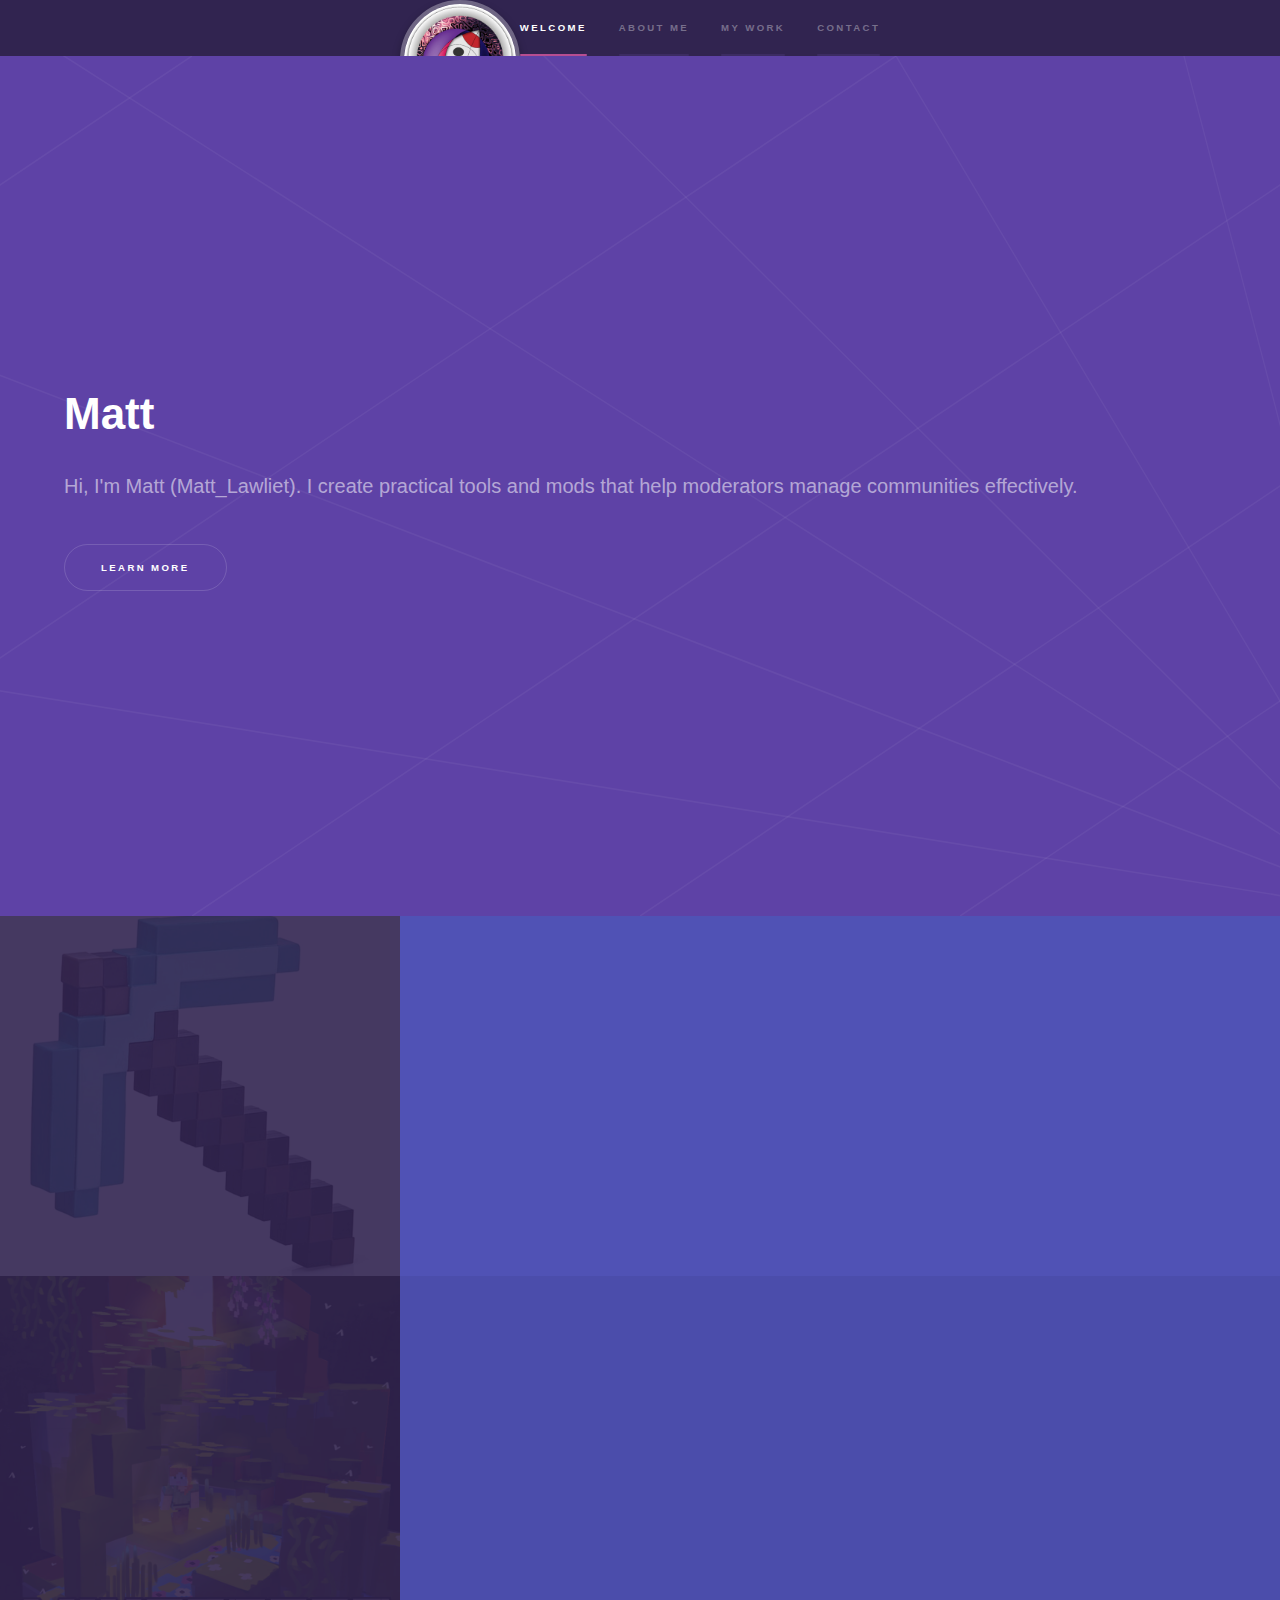
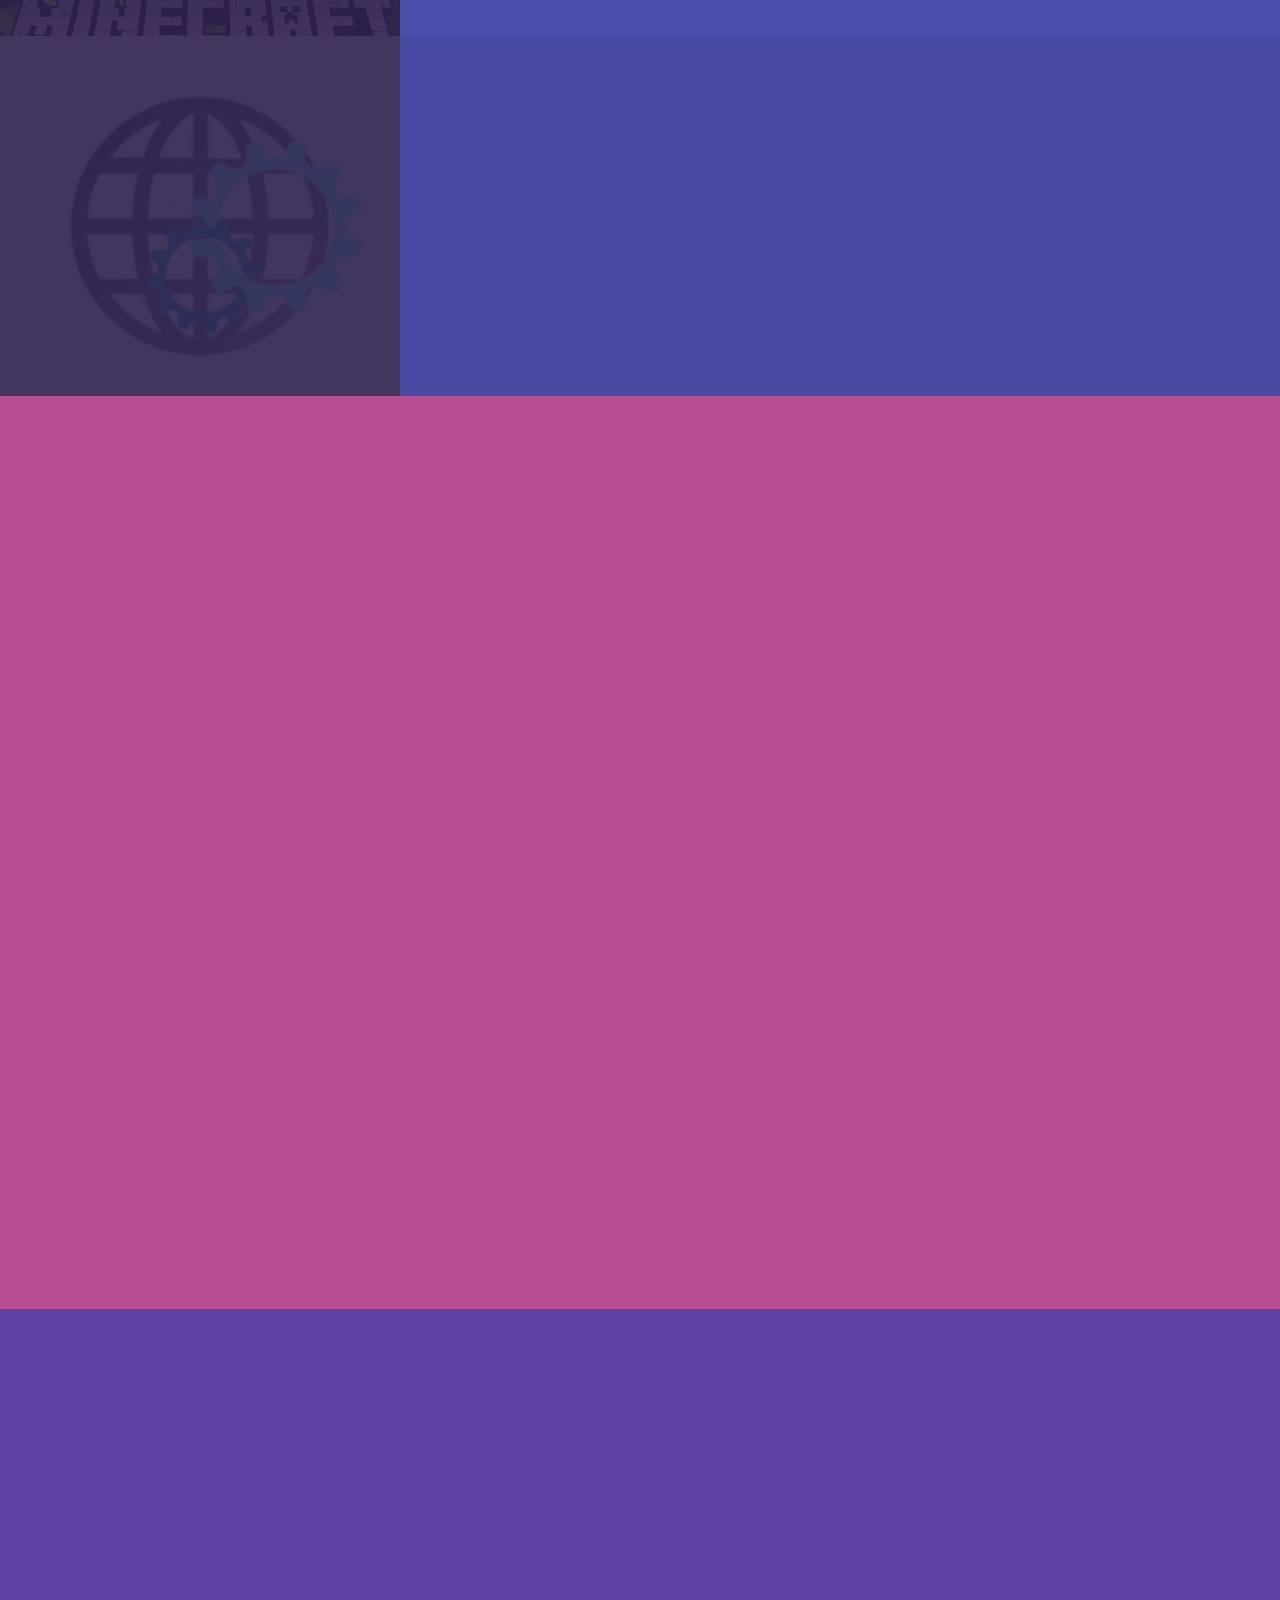
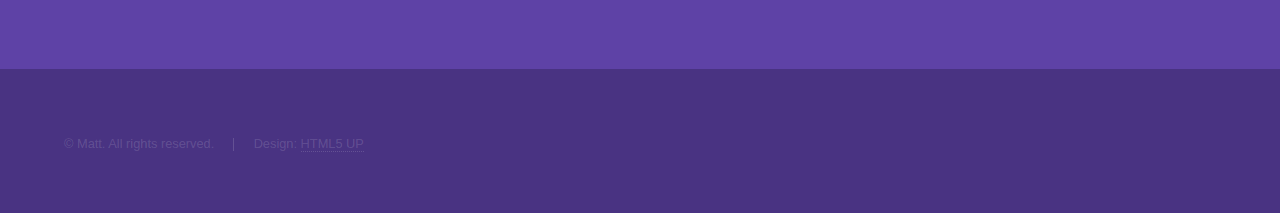
<file: index.html>
<!DOCTYPE HTML>
<!--
	Hyperspace by HTML5 UP
	html5up.net | @ajlkn
	Free for personal and commercial use under the CCA 3.0 license (html5up.net/license)
-->
<html>
	<head>
		<title>Matt - Portfolio</title>
		<meta charset="utf-8" />
		<meta name="viewport" content="width=device-width, initial-scale=1, user-scalable=no" />
		<link rel="stylesheet" href="assets/css/main.css" />
		<noscript><link rel="stylesheet" href="assets/css/noscript.css" /></noscript>
		<!-- Favicon -->
		<link rel="icon" type="image/x-icon" href="images/favicon_io/favicon.ico">
		<link rel="icon" type="image/png" sizes="32x32" href="images/favicon_io/favicon-32x32.png">
		<link rel="icon" type="image/png" sizes="16x16" href="images/favicon_io/favicon-16x16.png">
		<link rel="apple-touch-icon" sizes="180x180" href="images/favicon_io/apple-touch-icon.png">
		<link rel="manifest" href="images/favicon_io/site.webmanifest">
	</head>
	<body class="is-preload">

		<!-- Sidebar -->
			<section id="sidebar">
				<div class="inner">
					<div class="logo">
						<img src="images/Matt.jpg" alt="Matt Logo">
					</div>
					<nav>
						<ul>
							<li><a href="#intro">Welcome</a></li>
							<li><a href="#one">About Me</a></li>
							<li><a href="#two">My Work</a></li>
							<li><a href="#three">Contact</a></li>
						</ul>
					</nav>
				</div>
			</section>

		<!-- Wrapper -->
			<div id="wrapper">

				<!-- Intro -->
					<section id="intro" class="wrapper style1 fullscreen fade-up">
						<div class="inner">
							<h1>Matt</h1>
							<p>Hi, I'm Matt (Matt_Lawliet). I create practical tools and mods that help moderators manage communities effectively.</p>
							<ul class="actions">
								<li><a href="#one" class="button scrolly">Learn more</a></li>
							</ul>
						</div>
					</section>

				<!-- One -->
					<section id="one" class="wrapper style2 spotlights">
						<section>
							<a href="#" class="image"><img src="images/pic01.jpg" alt="" data-position="center center" /></a>
							<div class="content">
								<div class="inner">
									<h2>Moderation Tools</h2>
									<p>I develop practical utilities that help moderators maintain healthy online communities.</p>
									<ul class="actions">
										<li><a href="projects.html" class="button">Learn more</a></li>
									</ul>
								</div>
							</div>
						</section>
						<section>
							<a href="#" class="image"><img src="images/pic02.jpg" alt="" data-position="top center" /></a>
							<div class="content">
								<div class="inner">
									<h2>Community Management</h2>
									<p>I build tools that streamline moderation workflows and improve community oversight.</p>
									<ul class="actions">
										<li><a href="projects.html" class="button">Learn more</a></li>
									</ul>
								</div>
							</div>
						</section>
						<section>
							<a href="#" class="image"><img src="images/pic03.jpg" alt="" data-position="25% 25%" /></a>
							<div class="content">
								<div class="inner">
									<h2>Web Utilities</h2>
									<p>I create simple, effective web tools that solve real problems for users and administrators.</p>
									<ul class="actions">
										<li><a href="projects.html" class="button">Learn more</a></li>
									</ul>
								</div>
							</div>
						</section>
					</section>

				<!-- Two -->
					<section id="two" class="wrapper style3 fade-up">
						<div class="inner">
							<h2>My Work</h2>
							<p>I focus on creating practical solutions that make moderation and community management more efficient and effective.</p>
							<div class="features">
								<section>
									<span class="icon solid major fa-code"></span>
									<h3>Moderation Scripts</h3>
									<p>I write automation scripts that help moderators handle routine tasks efficiently.</p>
								</section>
								<section>
									<span class="icon solid major fa-lock"></span>
									<h3>Community Tools</h3>
									<p>I build user-friendly tools for community management and member engagement.</p>
								</section>
								<section>
									<span class="icon solid major fa-cog"></span>
									<h3>Web Applications</h3>
									<p>I develop straightforward web apps that address specific needs without unnecessary complexity.</p>
								</section>
								<section>
									<span class="icon solid major fa-desktop"></span>
									<h3>API Integration</h3>
									<p>I connect different systems to create seamless workflows for administrators.</p>
								</section>
								<section>
									<span class="icon solid major fa-link"></span>
									<h3>Data Management</h3>
									<p>I create tools to organize and analyze community data for better decision-making.</p>
								</section>
								<section>
									<span class="icon major fa-gem"></span>
									<h3>User Interfaces</h3>
									<p>I design clean, intuitive interfaces that make complex tasks manageable.</p>
								</section>
							</div>
							<ul class="actions">
							<li><a href="projects.html" class="button">Learn more</a></li>
							</ul>
						</div>
					</section>


				<!-- Three -->
					<section id="three" class="wrapper style1 fade-up">
						<div class="inner">
							<h2>Contact</h2>
							<p>Get in touch with me on Bluesky for discussions about moderation tools, web development, or collaboration opportunities.</p>
							<div class="split style1">
								<section>
									<ul class="actions">
										<li><a href="https://bsky.app/profile/matt-lawliet.bsky.social" class="button primary large" target="_blank">Connect on Bluesky</a></li>
									</ul>
								</section>
								<section>
									<p><strong>Bluesky:</strong> <a href="https://bsky.app/profile/matt-lawliet.bsky.social" target="_blank">@matt-lawliet.bsky.social</a></p>
									<p>A decentralized social network for authentic conversations and professional networking.</p>
								</section>
							</div>
						</div>
					</section>

			</div>

		<!-- Footer -->
			<footer id="footer" class="wrapper style1-alt">
				<div class="inner">
					<ul class="menu">
						<li>&copy; Matt. All rights reserved.</li><li>Design: <a href="http://html5up.net">HTML5 UP</a></li>
					</ul>
				</div>
			</footer>

		<!-- Scripts -->
			<script src="assets/js/jquery.min.js"></script>
			<script src="assets/js/jquery.scrollex.min.js"></script>
			<script src="assets/js/jquery.scrolly.min.js"></script>
			<script src="assets/js/browser.min.js"></script>
			<script src="assets/js/breakpoints.min.js"></script>
			<script src="assets/js/util.js"></script>
			<script src="assets/js/main.js"></script>

	</body>
</html>
</file>
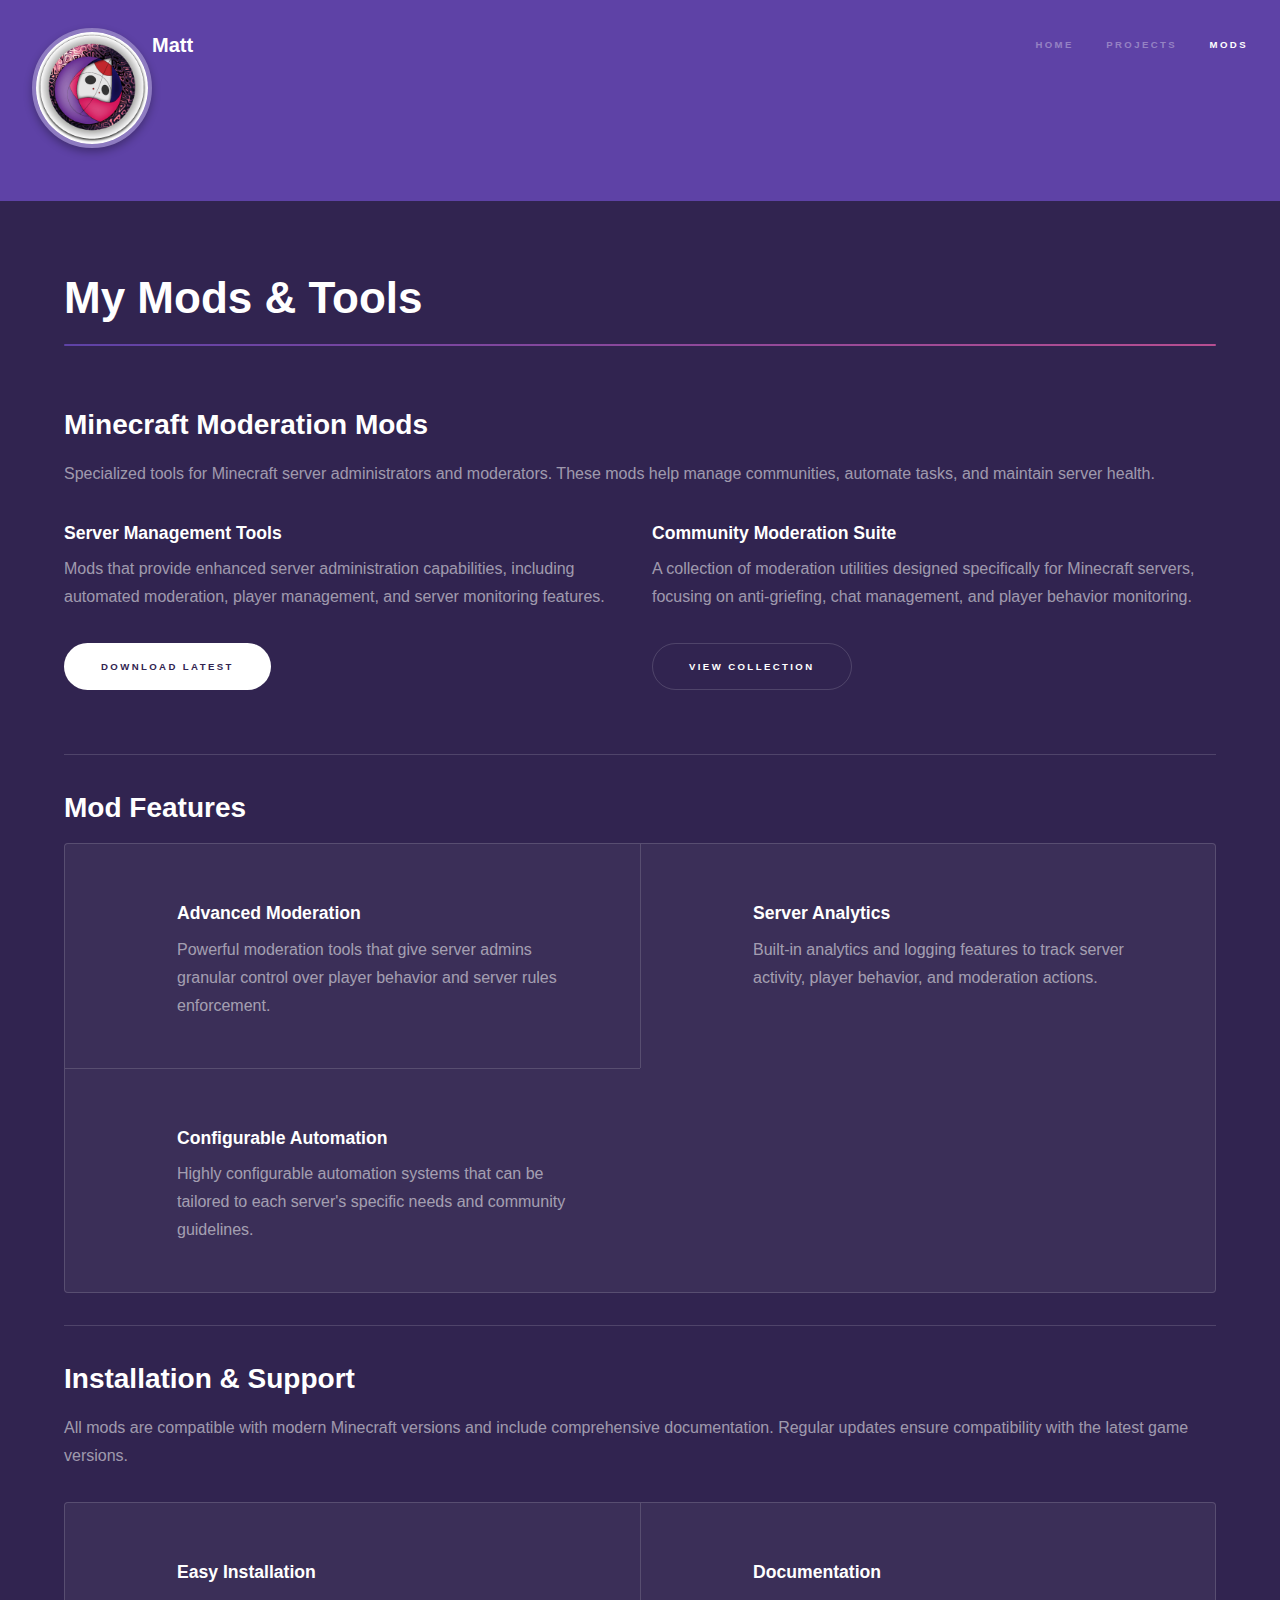
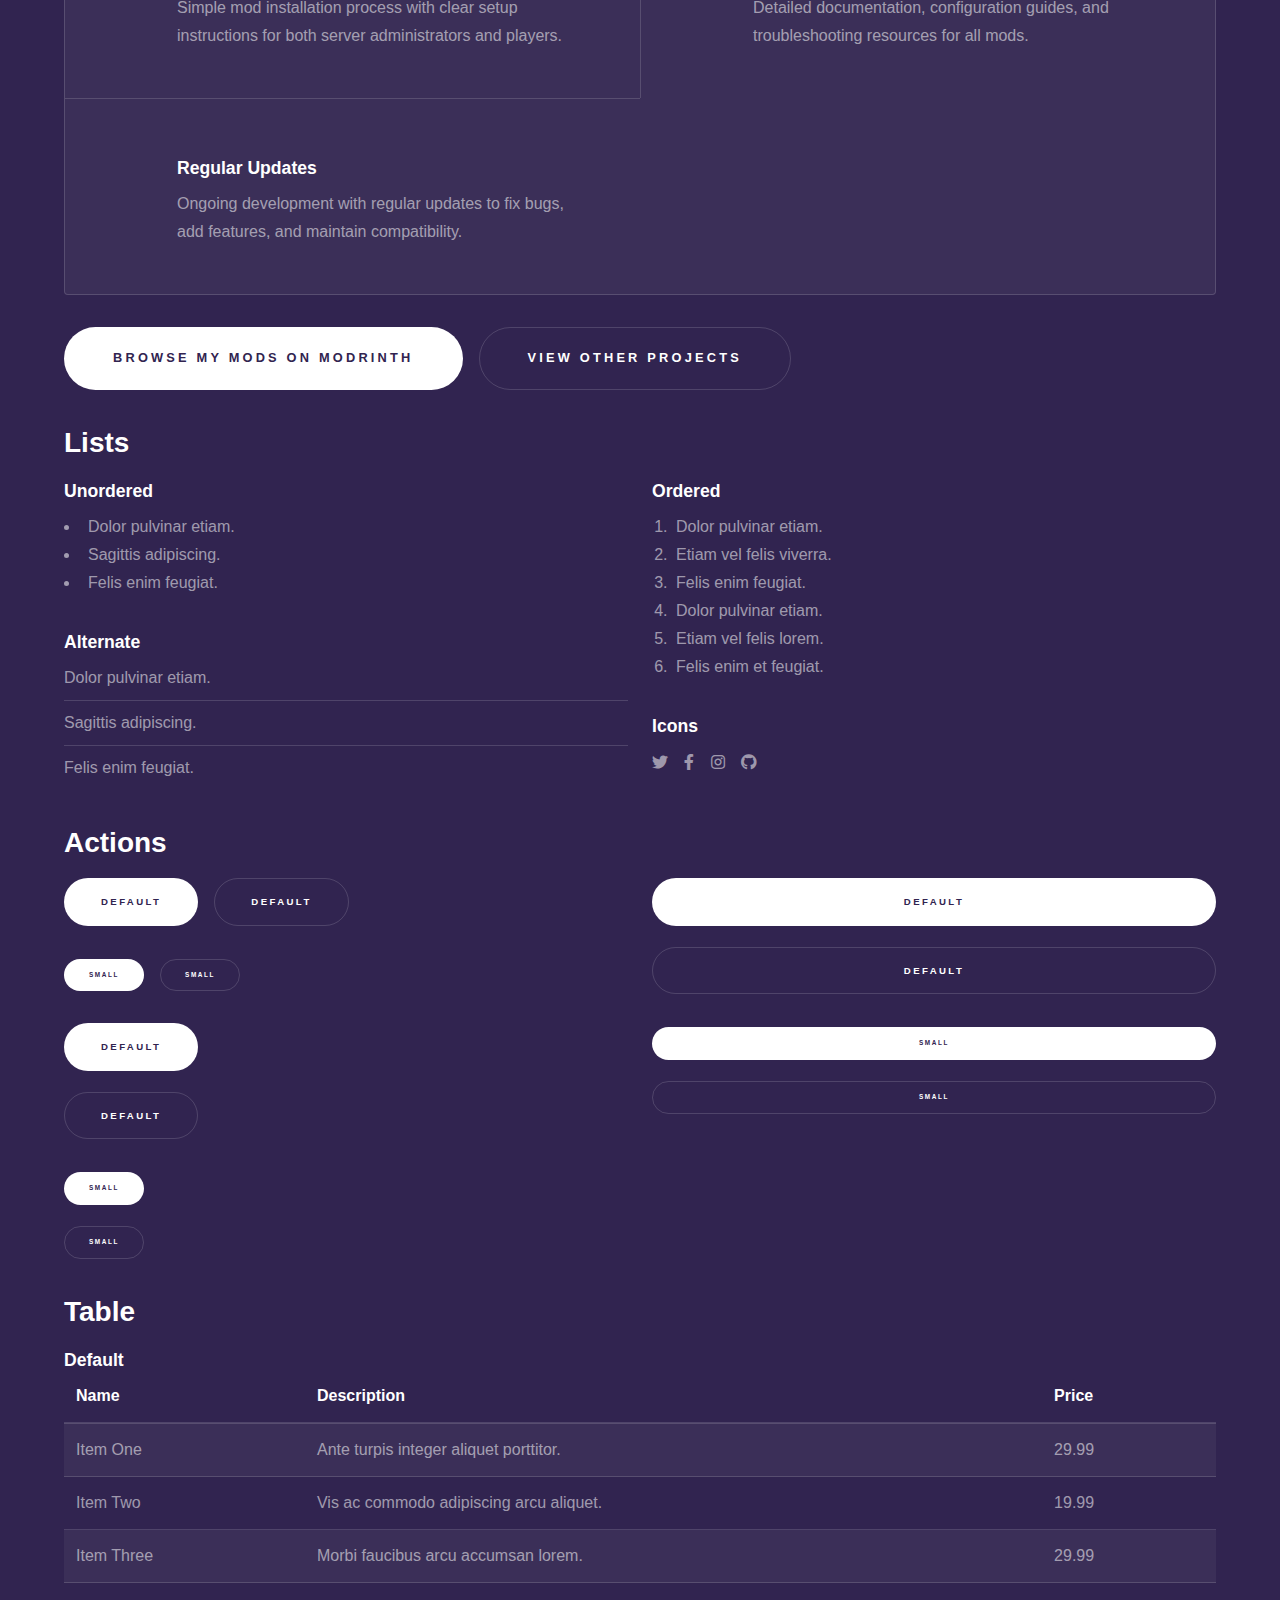
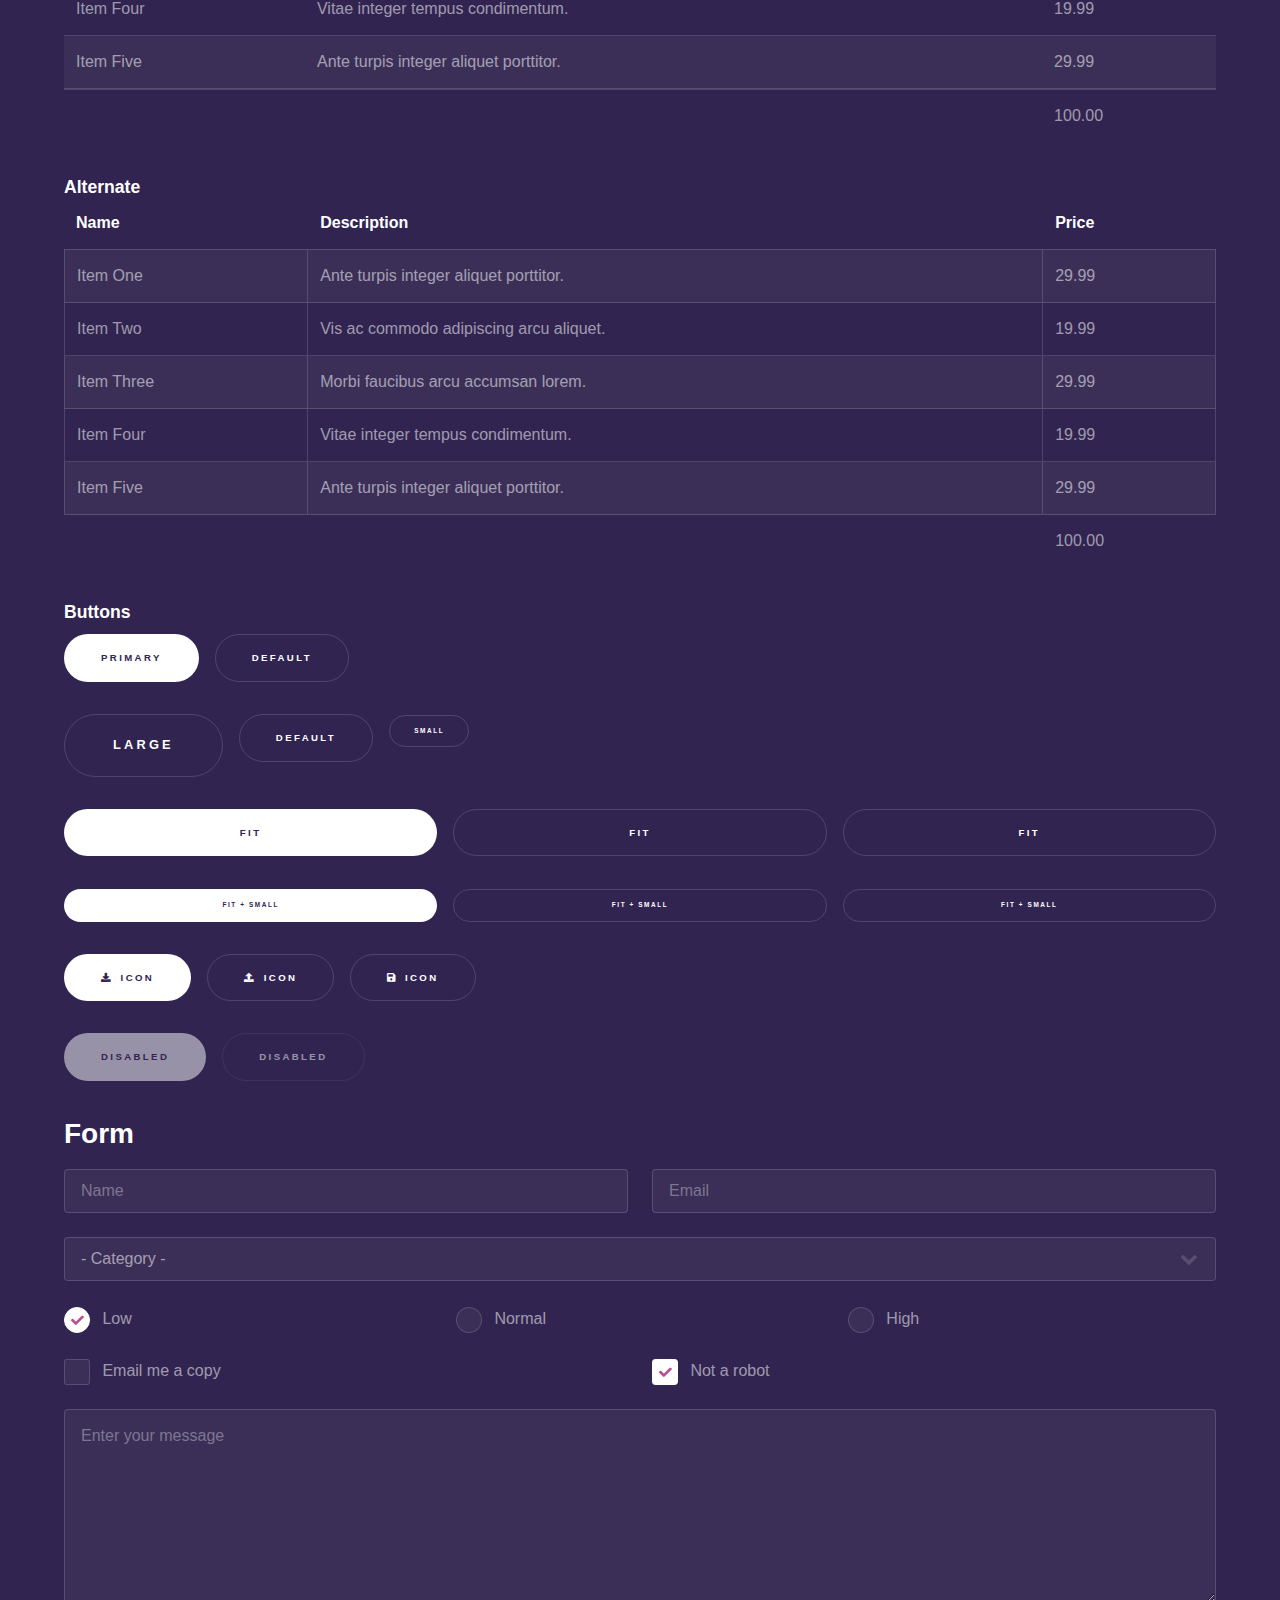
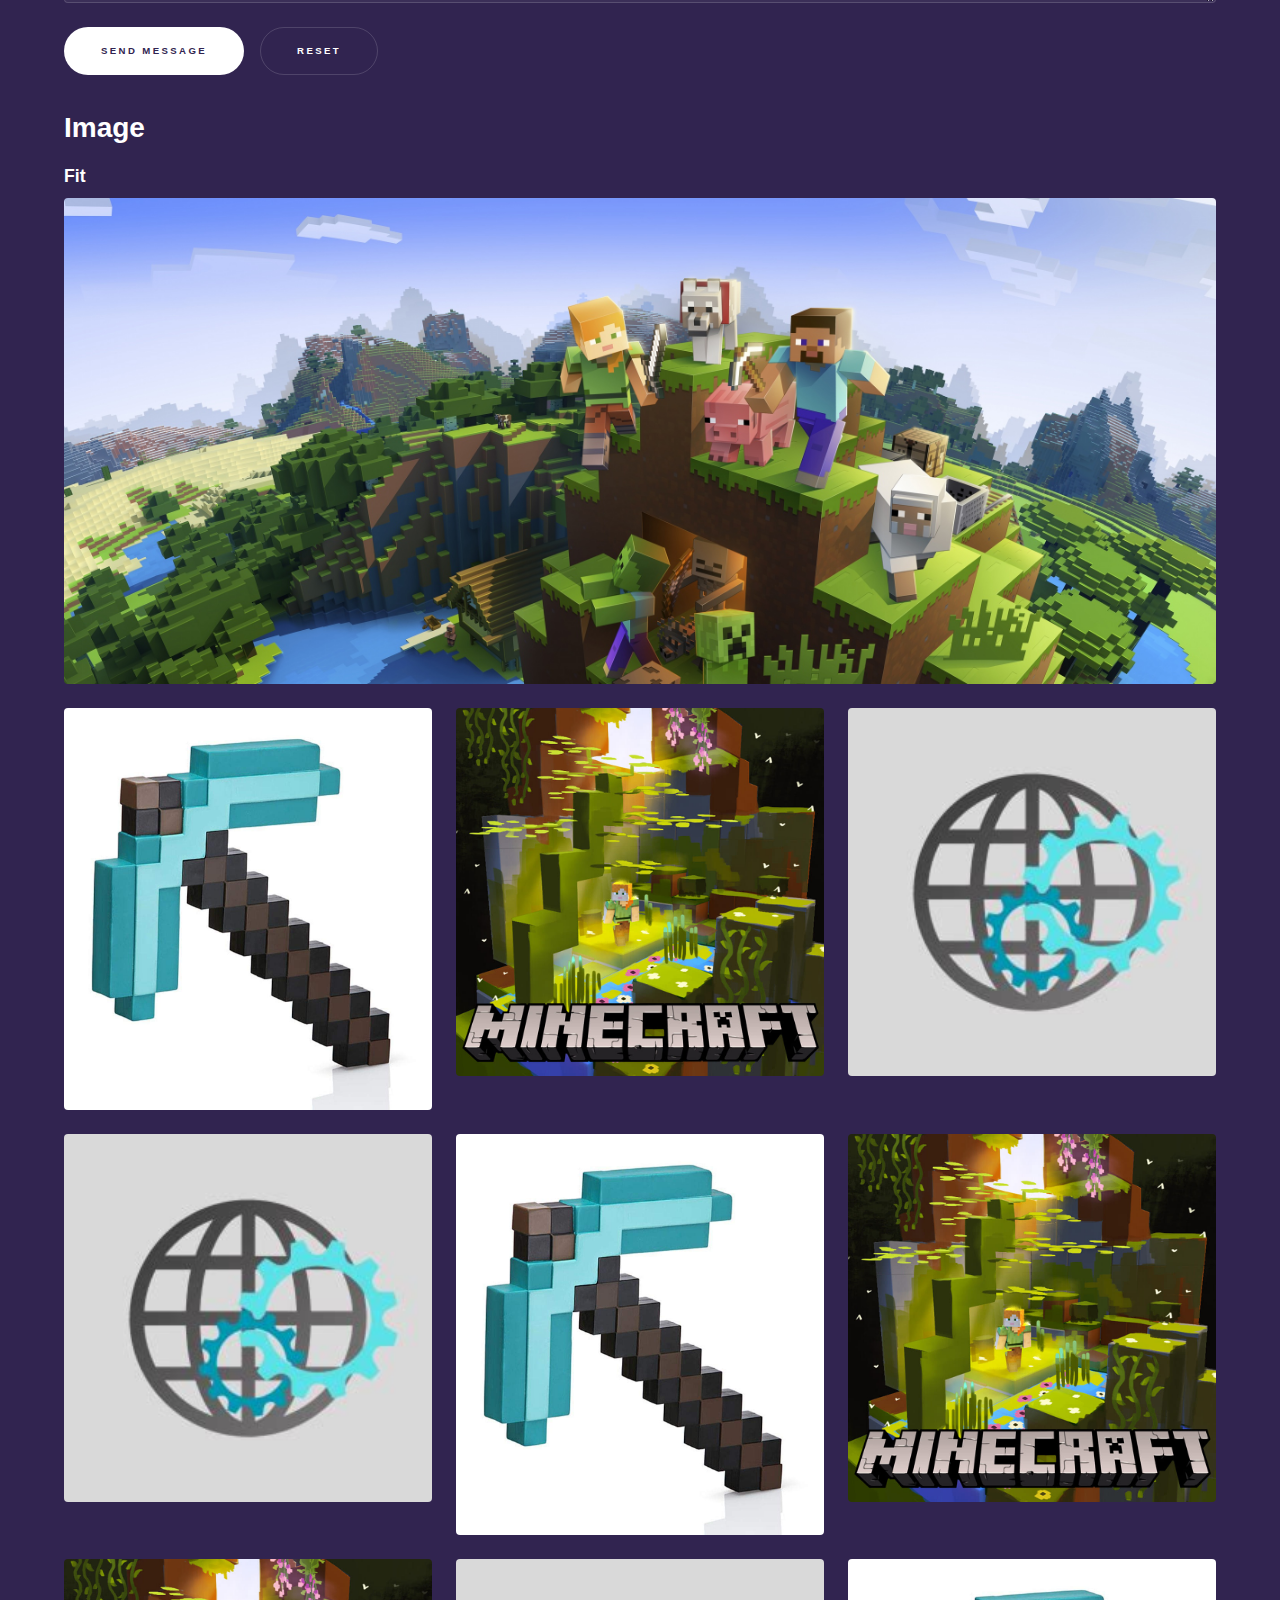
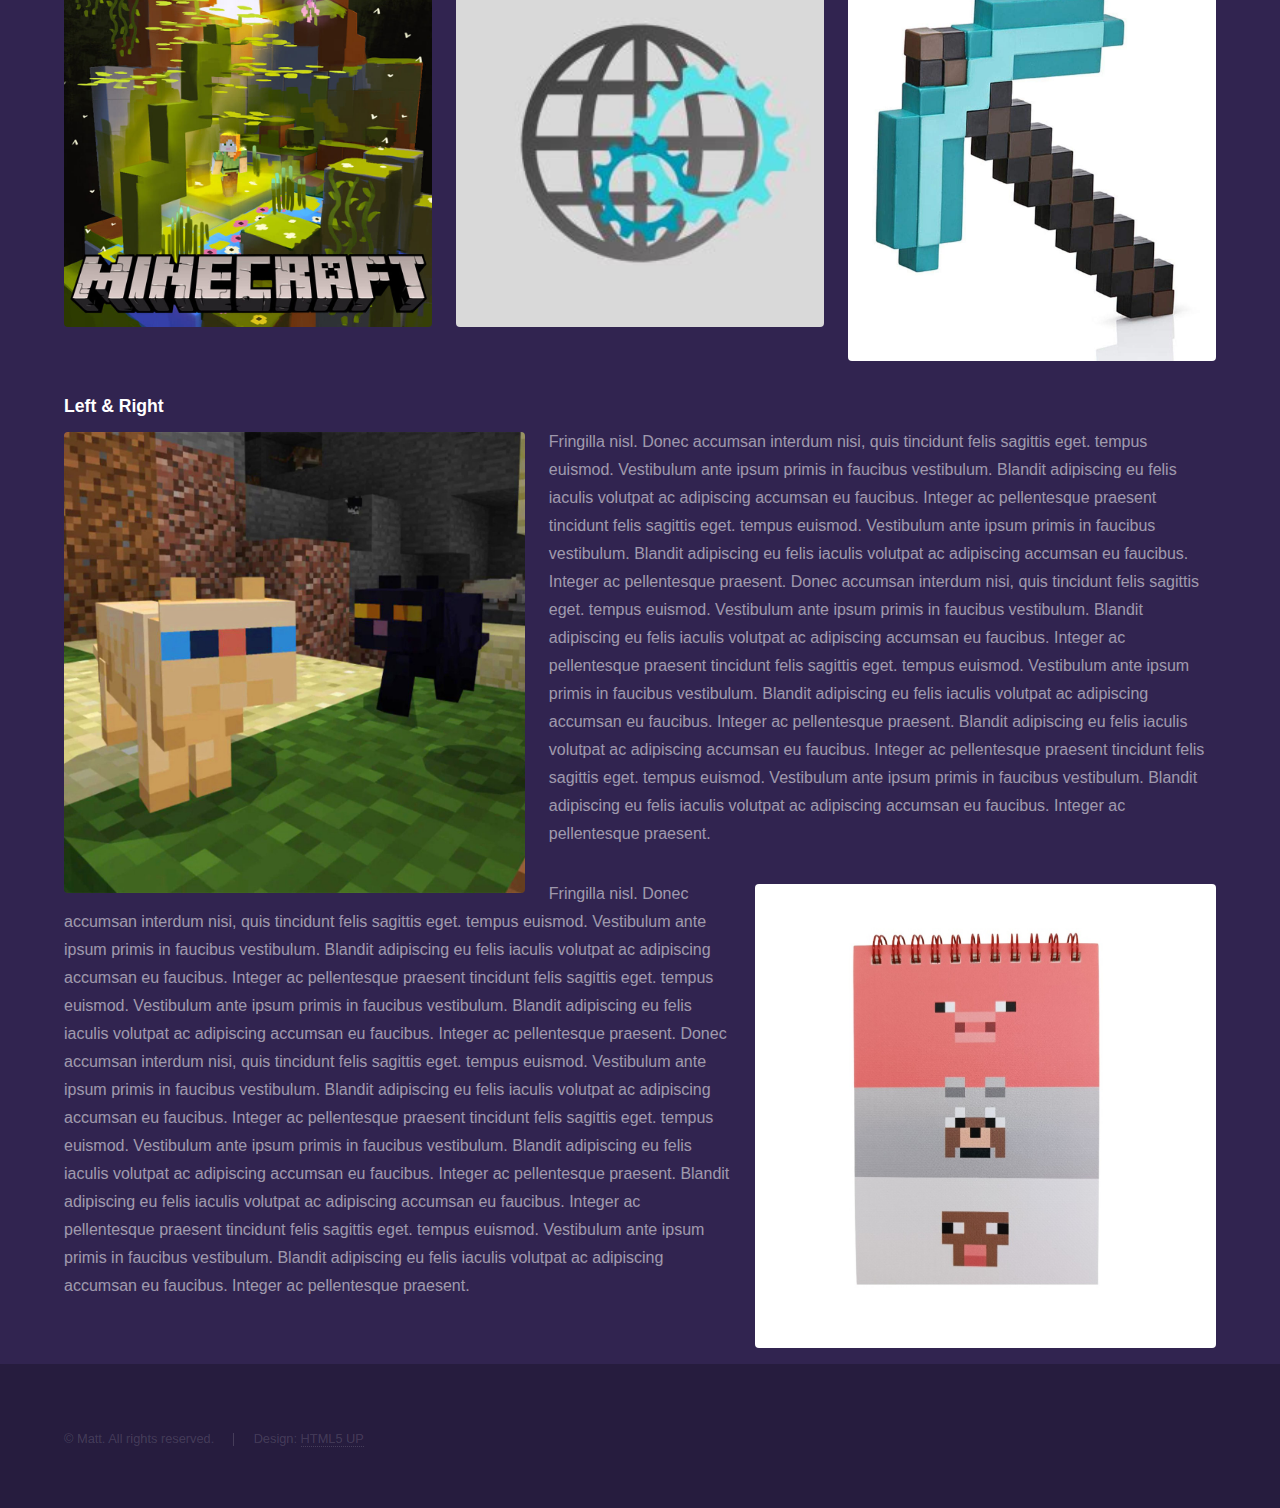
<file: mods.html>
<!DOCTYPE HTML>
<!--
	Hyperspace by HTML5 UP
	html5up.net | @ajlkn
	Free for personal and commercial use under the CCA 3.0 license (html5up.net/license)
-->
<html>
	<head>
		<title>Mods - Matt Portfolio</title>
		<meta charset="utf-8" />
		<meta name="viewport" content="width=device-width, initial-scale=1, user-scalable=no" />
		<link rel="stylesheet" href="assets/css/main.css" />
		<noscript><link rel="stylesheet" href="assets/css/noscript.css" /></noscript>
		<!-- Favicon -->
		<link rel="icon" type="image/x-icon" href="images/favicon_io/favicon.ico">
		<link rel="icon" type="image/png" sizes="32x32" href="images/favicon_io/favicon-32x32.png">
		<link rel="icon" type="image/png" sizes="16x16" href="images/favicon_io/favicon-16x16.png">
		<link rel="apple-touch-icon" sizes="180x180" href="images/favicon_io/apple-touch-icon.png">
		<link rel="manifest" href="images/favicon_io/site.webmanifest">
	</head>
	<body class="is-preload">

		<!-- Header -->
			<header id="header">
				<div class="logo">
					<img src="images/Matt.jpg" alt="Matt Logo">
				</div>
				<a href="index.html" class="title">Matt</a>
				<nav>
					<ul>
						<li><a href="index.html">Home</a></li>
						<li><a href="projects.html">Projects</a></li>
						<li><a href="mods.html"  class="active">Mods</a></li>
					</ul>
				</nav>
			</header>

		<!-- Wrapper -->
			<div id="wrapper">

				<!-- Main -->
					<section id="main" class="wrapper">
						<div class="inner">
							<h1 class="major">My Mods & Tools</h1>

							<!-- Mods Showcase -->
								<section>
									<h2>Minecraft Moderation Mods</h2>
									<p>Specialized tools for Minecraft server administrators and moderators. These mods help manage communities, automate tasks, and maintain server health.</p>

									<div class="row">
										<div class="col-6 col-12-medium">
											<h3>Server Management Tools</h3>
											<p>Mods that provide enhanced server administration capabilities, including automated moderation, player management, and server monitoring features.</p>
											<ul class="actions">
												<li><a href="https://modrinth.com/user/Matt_Lawliet" class="button primary" target="_blank">Download Latest</a></li>
											</ul>
										</div>
										<div class="col-6 col-12-medium">
											<h3>Community Moderation Suite</h3>
											<p>A collection of moderation utilities designed specifically for Minecraft servers, focusing on anti-griefing, chat management, and player behavior monitoring.</p>
											<ul class="actions">
												<li><a href="https://modrinth.com/mod/matt-mods" class="button" target="_blank">View Collection</a></li>
											</ul>
										</div>
									</div>

									<hr />

									<h2>Mod Features</h2>
									<div class="features">
										<section>
											<span class="icon solid major fa-gavel"></span>
											<h3>Advanced Moderation</h3>
											<p>Powerful moderation tools that give server admins granular control over player behavior and server rules enforcement.</p>
										</section>
										<section>
											<span class="icon solid major fa-chart-line"></span>
											<h3>Server Analytics</h3>
											<p>Built-in analytics and logging features to track server activity, player behavior, and moderation actions.</p>
										</section>
										<section>
											<span class="icon solid major fa-cogs"></span>
											<h3>Configurable Automation</h3>
											<p>Highly configurable automation systems that can be tailored to each server's specific needs and community guidelines.</p>
										</section>
									</div>

									<hr />

									<h2>Installation & Support</h2>
									<p>All mods are compatible with modern Minecraft versions and include comprehensive documentation. Regular updates ensure compatibility with the latest game versions.</p>

									<div class="features">
										<section>
											<span class="icon solid major fa-download"></span>
											<h3>Easy Installation</h3>
											<p>Simple mod installation process with clear setup instructions for both server administrators and players.</p>
										</section>
										<section>
											<span class="icon solid major fa-book"></span>
											<h3>Documentation</h3>
											<p>Detailed documentation, configuration guides, and troubleshooting resources for all mods.</p>
										</section>
										<section>
											<span class="icon solid major fa-sync-alt"></span>
											<h3>Regular Updates</h3>
											<p>Ongoing development with regular updates to fix bugs, add features, and maintain compatibility.</p>
										</section>
									</div>

									<ul class="actions">
										<li><a href="https://modrinth.com/user/Matt_Lawliet" class="button primary large" target="_blank">Browse My Mods on Modrinth</a></li>
										<li><a href="projects.html" class="button large">View Other Projects</a></li>
									</ul>
								</section>

							<!-- Lists -->
								<section>
									<h2>Lists</h2>
									<div class="row">
										<div class="col-6 col-12-medium">
											<h3>Unordered</h3>
											<ul>
												<li>Dolor pulvinar etiam.</li>
												<li>Sagittis adipiscing.</li>
												<li>Felis enim feugiat.</li>
											</ul>
											<h3>Alternate</h3>
											<ul class="alt">
												<li>Dolor pulvinar etiam.</li>
												<li>Sagittis adipiscing.</li>
												<li>Felis enim feugiat.</li>
											</ul>
										</div>
										<div class="col-6 col-12-medium">
											<h3>Ordered</h3>
											<ol>
												<li>Dolor pulvinar etiam.</li>
												<li>Etiam vel felis viverra.</li>
												<li>Felis enim feugiat.</li>
												<li>Dolor pulvinar etiam.</li>
												<li>Etiam vel felis lorem.</li>
												<li>Felis enim et feugiat.</li>
											</ol>
											<h3>Icons</h3>
											<ul class="icons">
												<li><a href="#" class="icon brands fa-twitter"><span class="label">Twitter</span></a></li>
												<li><a href="#" class="icon brands fa-facebook-f"><span class="label">Facebook</span></a></li>
												<li><a href="#" class="icon brands fa-instagram"><span class="label">Instagram</span></a></li>
												<li><a href="#" class="icon brands fa-github"><span class="label">Github</span></a></li>
											</ul>
										</div>
									</div>
									<h2>Actions</h2>
									<div class="row">
										<div class="col-6 col-12-medium">
											<ul class="actions">
												<li><a href="#" class="button primary">Default</a></li>
												<li><a href="#" class="button">Default</a></li>
											</ul>
											<ul class="actions small">
												<li><a href="#" class="button primary small">Small</a></li>
												<li><a href="#" class="button small">Small</a></li>
											</ul>
											<ul class="actions stacked">
												<li><a href="#" class="button primary">Default</a></li>
												<li><a href="#" class="button">Default</a></li>
											</ul>
											<ul class="actions stacked">
												<li><a href="#" class="button primary small">Small</a></li>
												<li><a href="#" class="button small">Small</a></li>
											</ul>
										</div>
										<div class="col-6 col-12-medium">
											<ul class="actions stacked">
												<li><a href="#" class="button primary fit">Default</a></li>
												<li><a href="#" class="button fit">Default</a></li>
											</ul>
											<ul class="actions stacked">
												<li><a href="#" class="button primary small fit">Small</a></li>
												<li><a href="#" class="button small fit">Small</a></li>
											</ul>
										</div>
									</div>
								</section>

							<!-- Table -->
								<section>
									<h2>Table</h2>
									<h3>Default</h3>
									<div class="table-wrapper">
										<table>
											<thead>
												<tr>
													<th>Name</th>
													<th>Description</th>
													<th>Price</th>
												</tr>
											</thead>
											<tbody>
												<tr>
													<td>Item One</td>
													<td>Ante turpis integer aliquet porttitor.</td>
													<td>29.99</td>
												</tr>
												<tr>
													<td>Item Two</td>
													<td>Vis ac commodo adipiscing arcu aliquet.</td>
													<td>19.99</td>
												</tr>
												<tr>
													<td>Item Three</td>
													<td> Morbi faucibus arcu accumsan lorem.</td>
													<td>29.99</td>
												</tr>
												<tr>
													<td>Item Four</td>
													<td>Vitae integer tempus condimentum.</td>
													<td>19.99</td>
												</tr>
												<tr>
													<td>Item Five</td>
													<td>Ante turpis integer aliquet porttitor.</td>
													<td>29.99</td>
												</tr>
											</tbody>
											<tfoot>
												<tr>
													<td colspan="2"></td>
													<td>100.00</td>
												</tr>
											</tfoot>
										</table>
									</div>

									<h3>Alternate</h3>
									<div class="table-wrapper">
										<table class="alt">
											<thead>
												<tr>
													<th>Name</th>
													<th>Description</th>
													<th>Price</th>
												</tr>
											</thead>
											<tbody>
												<tr>
													<td>Item One</td>
													<td>Ante turpis integer aliquet porttitor.</td>
													<td>29.99</td>
												</tr>
												<tr>
													<td>Item Two</td>
													<td>Vis ac commodo adipiscing arcu aliquet.</td>
													<td>19.99</td>
												</tr>
												<tr>
													<td>Item Three</td>
													<td> Morbi faucibus arcu accumsan lorem.</td>
													<td>29.99</td>
												</tr>
												<tr>
													<td>Item Four</td>
													<td>Vitae integer tempus condimentum.</td>
													<td>19.99</td>
												</tr>
												<tr>
													<td>Item Five</td>
													<td>Ante turpis integer aliquet porttitor.</td>
													<td>29.99</td>
												</tr>
											</tbody>
											<tfoot>
												<tr>
													<td colspan="2"></td>
													<td>100.00</td>
												</tr>
											</tfoot>
										</table>
									</div>
								</section>

							<!-- Buttons -->
								<section>
									<h3>Buttons</h3>
									<ul class="actions">
										<li><a href="#" class="button primary">Primary</a></li>
										<li><a href="#" class="button">Default</a></li>
									</ul>
									<ul class="actions">
										<li><a href="#" class="button large">Large</a></li>
										<li><a href="#" class="button">Default</a></li>
										<li><a href="#" class="button small">Small</a></li>
									</ul>
									<ul class="actions fit">
										<li><a href="#" class="button primary fit">Fit</a></li>
										<li><a href="#" class="button fit">Fit</a></li>
										<li><a href="#" class="button fit">Fit</a></li>
									</ul>
									<ul class="actions fit small">
										<li><a href="#" class="button primary fit small">Fit + Small</a></li>
										<li><a href="#" class="button fit small">Fit + Small</a></li>
										<li><a href="#" class="button fit small">Fit + Small</a></li>
									</ul>
									<ul class="actions">
										<li><a href="#" class="button primary icon solid fa-download">Icon</a></li>
										<li><a href="#" class="button icon solid fa-upload">Icon</a></li>
										<li><a href="#" class="button icon solid fa-save">Icon</a></li>
									</ul>
									<ul class="actions">
										<li><span class="button primary disabled">Disabled</span></li>
										<li><span class="button disabled">Disabled</span></li>
									</ul>
								</section>

							<!-- Form -->
								<section>
									<h2>Form</h2>
									<form method="post" action="#">
										<div class="row gtr-uniform">
											<div class="col-6 col-12-xsmall">
												<input type="text" name="demo-name" id="demo-name" value="" placeholder="Name" />
											</div>
											<div class="col-6 col-12-xsmall">
												<input type="email" name="demo-email" id="demo-email" value="" placeholder="Email" />
											</div>
											<div class="col-12">
												<select name="demo-category" id="demo-category">
													<option value="">- Category -</option>
													<option value="1">Manufacturing</option>
													<option value="1">Shipping</option>
													<option value="1">Administration</option>
													<option value="1">Human Resources</option>
												</select>
											</div>
											<div class="col-4 col-12-small">
												<input type="radio" id="demo-priority-low" name="demo-priority" checked>
												<label for="demo-priority-low">Low</label>
											</div>
											<div class="col-4 col-12-small">
												<input type="radio" id="demo-priority-normal" name="demo-priority">
												<label for="demo-priority-normal">Normal</label>
											</div>
											<div class="col-4 col-12-small">
												<input type="radio" id="demo-priority-high" name="demo-priority">
												<label for="demo-priority-high">High</label>
											</div>
											<div class="col-6 col-12-small">
												<input type="checkbox" id="demo-copy" name="demo-copy">
												<label for="demo-copy">Email me a copy</label>
											</div>
											<div class="col-6 col-12-small">
												<input type="checkbox" id="demo-human" name="demo-human" checked>
												<label for="demo-human">Not a robot</label>
											</div>
											<div class="col-12">
												<textarea name="demo-message" id="demo-message" placeholder="Enter your message" rows="6"></textarea>
											</div>
											<div class="col-12">
												<ul class="actions">
													<li><input type="submit" value="Send Message" class="primary" /></li>
													<li><input type="reset" value="Reset" /></li>
												</ul>
											</div>
										</div>
									</form>
								</section>

							<!-- Image -->
								<section>
									<h2>Image</h2>
									<h3>Fit</h3>
									<div class="box alt">
										<div class="row gtr-uniform">
											<div class="col-12"><span class="image fit"><img src="images/pic04.jpg" alt="" /></span></div>
											<div class="col-4"><span class="image fit"><img src="images/pic01.jpg" alt="" /></span></div>
											<div class="col-4"><span class="image fit"><img src="images/pic02.jpg" alt="" /></span></div>
											<div class="col-4"><span class="image fit"><img src="images/pic03.jpg" alt="" /></span></div>
											<div class="col-4"><span class="image fit"><img src="images/pic03.jpg" alt="" /></span></div>
											<div class="col-4"><span class="image fit"><img src="images/pic01.jpg" alt="" /></span></div>
											<div class="col-4"><span class="image fit"><img src="images/pic02.jpg" alt="" /></span></div>
											<div class="col-4"><span class="image fit"><img src="images/pic02.jpg" alt="" /></span></div>
											<div class="col-4"><span class="image fit"><img src="images/pic03.jpg" alt="" /></span></div>
											<div class="col-4"><span class="image fit"><img src="images/pic01.jpg" alt="" /></span></div>
										</div>
									</div>
									<h3>Left &amp; Right</h3>
									<p><span class="image left"><img src="images/pic05.jpg" alt="" /></span>Fringilla nisl. Donec accumsan interdum nisi, quis tincidunt felis sagittis eget. tempus euismod. Vestibulum ante ipsum primis in faucibus vestibulum. Blandit adipiscing eu felis iaculis volutpat ac adipiscing accumsan eu faucibus. Integer ac pellentesque praesent tincidunt felis sagittis eget. tempus euismod. Vestibulum ante ipsum primis in faucibus vestibulum. Blandit adipiscing eu felis iaculis volutpat ac adipiscing accumsan eu faucibus. Integer ac pellentesque praesent. Donec accumsan interdum nisi, quis tincidunt felis sagittis eget. tempus euismod. Vestibulum ante ipsum primis in faucibus vestibulum. Blandit adipiscing eu felis iaculis volutpat ac adipiscing accumsan eu faucibus. Integer ac pellentesque praesent tincidunt felis sagittis eget. tempus euismod. Vestibulum ante ipsum primis in faucibus vestibulum. Blandit adipiscing eu felis iaculis volutpat ac adipiscing accumsan eu faucibus. Integer ac pellentesque praesent. Blandit adipiscing eu felis iaculis volutpat ac adipiscing accumsan eu faucibus. Integer ac pellentesque praesent tincidunt felis sagittis eget. tempus euismod. Vestibulum ante ipsum primis in faucibus vestibulum. Blandit adipiscing eu felis iaculis volutpat ac adipiscing accumsan eu faucibus. Integer ac pellentesque praesent.</p>
									<p><span class="image right"><img src="images/pic06.jpg" alt="" /></span>Fringilla nisl. Donec accumsan interdum nisi, quis tincidunt felis sagittis eget. tempus euismod. Vestibulum ante ipsum primis in faucibus vestibulum. Blandit adipiscing eu felis iaculis volutpat ac adipiscing accumsan eu faucibus. Integer ac pellentesque praesent tincidunt felis sagittis eget. tempus euismod. Vestibulum ante ipsum primis in faucibus vestibulum. Blandit adipiscing eu felis iaculis volutpat ac adipiscing accumsan eu faucibus. Integer ac pellentesque praesent. Donec accumsan interdum nisi, quis tincidunt felis sagittis eget. tempus euismod. Vestibulum ante ipsum primis in faucibus vestibulum. Blandit adipiscing eu felis iaculis volutpat ac adipiscing accumsan eu faucibus. Integer ac pellentesque praesent tincidunt felis sagittis eget. tempus euismod. Vestibulum ante ipsum primis in faucibus vestibulum. Blandit adipiscing eu felis iaculis volutpat ac adipiscing accumsan eu faucibus. Integer ac pellentesque praesent. Blandit adipiscing eu felis iaculis volutpat ac adipiscing accumsan eu faucibus. Integer ac pellentesque praesent tincidunt felis sagittis eget. tempus euismod. Vestibulum ante ipsum primis in faucibus vestibulum. Blandit adipiscing eu felis iaculis volutpat ac adipiscing accumsan eu faucibus. Integer ac pellentesque praesent.</p>
								</section>

						</div>
					</section>

			</div>

		<!-- Footer -->
			<footer id="footer" class="wrapper alt">
				<div class="inner">
					<ul class="menu">
						<li>&copy; Matt. All rights reserved.</li><li>Design: <a href="http://html5up.net">HTML5 UP</a></li>
					</ul>
				</div>
			</footer>

		<!-- Scripts -->
			<script src="assets/js/jquery.min.js"></script>
			<script src="assets/js/jquery.scrollex.min.js"></script>
			<script src="assets/js/jquery.scrolly.min.js"></script>
			<script src="assets/js/browser.min.js"></script>
			<script src="assets/js/breakpoints.min.js"></script>
			<script src="assets/js/util.js"></script>
			<script src="assets/js/main.js"></script>

	</body>
</html>
</file>
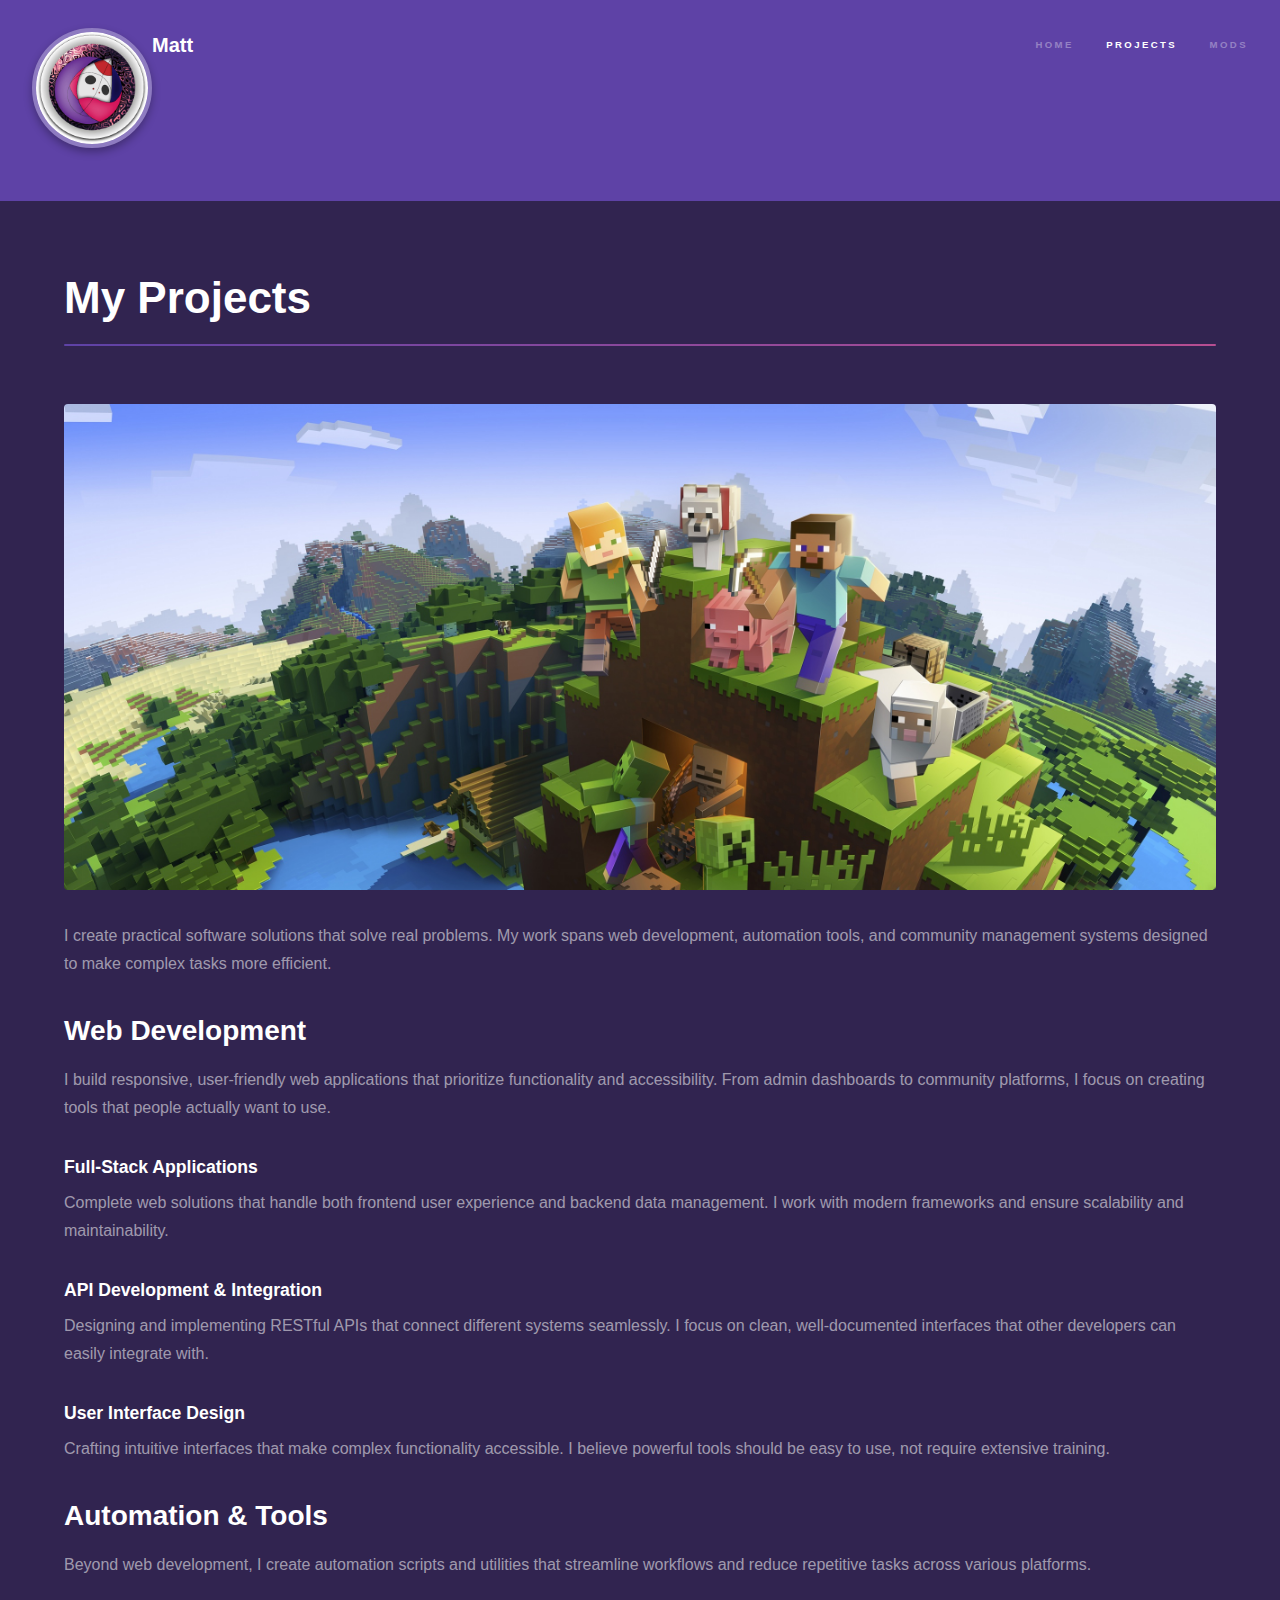
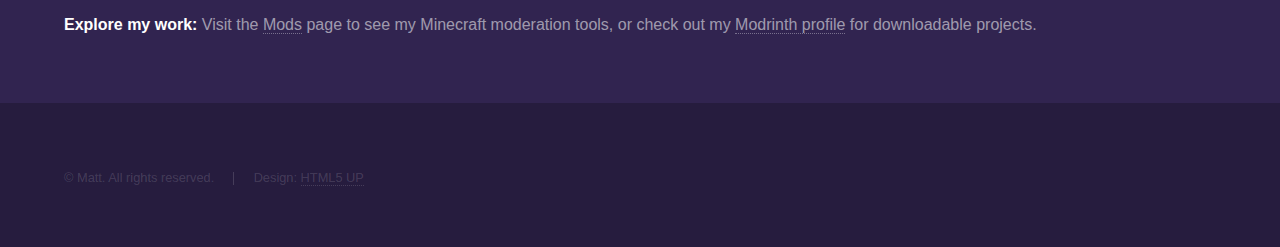
<file: projects.html>
<!DOCTYPE HTML>
<!--
	Hyperspace by HTML5 UP
	html5up.net | @ajlkn
	Free for personal and commercial use under the CCA 3.0 license (html5up.net/license)
-->
<html>
	<head>
		<title>Projects - Matt Portfolio</title>
		<meta charset="utf-8" />
		<meta name="viewport" content="width=device-width, initial-scale=1, user-scalable=no" />
		<link rel="stylesheet" href="assets/css/main.css" />
		<noscript><link rel="stylesheet" href="assets/css/noscript.css" /></noscript>
		<!-- Favicon -->
		<link rel="icon" type="image/x-icon" href="images/favicon_io/favicon.ico">
		<link rel="icon" type="image/png" sizes="32x32" href="images/favicon_io/favicon-32x32.png">
		<link rel="icon" type="image/png" sizes="16x16" href="images/favicon_io/favicon-16x16.png">
		<link rel="apple-touch-icon" sizes="180x180" href="images/favicon_io/apple-touch-icon.png">
		<link rel="manifest" href="images/favicon_io/site.webmanifest">
	</head>
	<body class="is-preload">

		<!-- Header -->
			<header id="header">
				<div class="logo">
					<img src="images/Matt.jpg" alt="Matt Logo">
				</div>
				<a href="index.html" class="title">Matt</a>
				<nav>
					<ul>
						<li><a href="index.html">Home</a></li>
						<li><a href="projects.html" class="active">Projects</a></li>
						<li><a href="mods.html">Mods</a></li>
					</ul>
				</nav>
			</header>

		<!-- Wrapper -->
			<div id="wrapper">

				<!-- Main -->
					<section id="main" class="wrapper">
						<div class="inner">
							<h1 class="major">My Projects</h1>
							<span class="image fit"><img src="images/pic04.jpg" alt="" /></span>
							<p>I create practical software solutions that solve real problems. My work spans web development, automation tools, and community management systems designed to make complex tasks more efficient.</p>

							<h2>Web Development</h2>
							<p>I build responsive, user-friendly web applications that prioritize functionality and accessibility. From admin dashboards to community platforms, I focus on creating tools that people actually want to use.</p>

							<h3>Full-Stack Applications</h3>
							<p>Complete web solutions that handle both frontend user experience and backend data management. I work with modern frameworks and ensure scalability and maintainability.</p>

							<h3>API Development & Integration</h3>
							<p>Designing and implementing RESTful APIs that connect different systems seamlessly. I focus on clean, well-documented interfaces that other developers can easily integrate with.</p>

							<h3>User Interface Design</h3>
							<p>Crafting intuitive interfaces that make complex functionality accessible. I believe powerful tools should be easy to use, not require extensive training.</p>

							<h2>Automation & Tools</h2>
							<p>Beyond web development, I create automation scripts and utilities that streamline workflows and reduce repetitive tasks across various platforms.</p>

							<p><strong>Explore my work:</strong> Visit the <a href="mods.html">Mods</a> page to see my Minecraft moderation tools, or check out my <a href="https://modrinth.com/user/Matt_Lawliet" target="_blank">Modrinth profile</a> for downloadable projects.</p>
						</div>
					</section>

			</div>

		<!-- Footer -->
			<footer id="footer" class="wrapper alt">
				<div class="inner">
					<ul class="menu">
						<li>&copy; Matt. All rights reserved.</li><li>Design: <a href="http://html5up.net">HTML5 UP</a></li>
					</ul>
				</div>
			</footer>

		<!-- Scripts -->
			<script src="assets/js/jquery.min.js"></script>
			<script src="assets/js/jquery.scrollex.min.js"></script>
			<script src="assets/js/jquery.scrolly.min.js"></script>
			<script src="assets/js/browser.min.js"></script>
			<script src="assets/js/breakpoints.min.js"></script>
			<script src="assets/js/util.js"></script>
			<script src="assets/js/main.js"></script>

	</body>
</html>
</file>
<file: assets/css/noscript.css>
/*
	Hyperspace by HTML5 UP
	html5up.net | @ajlkn
	Free for personal and commercial use under the CCA 3.0 license (html5up.net/license)
*/

/* Spotlights */

	.spotlights > section > .image:before {
		opacity: 0 !important;
	}

	.spotlights > section > .content > .inner {
		-moz-transform: none !important;
		-webkit-transform: none !important;
		-ms-transform: none !important;
		transform: none !important;
		opacity: 1 !important;
	}

/* Wrapper */

	.wrapper > .inner {
		opacity: 1 !important;
		-moz-transform: none !important;
		-webkit-transform: none !important;
		-ms-transform: none !important;
		transform: none !important;
	}

/* Sidebar */

	#sidebar > .inner {
		opacity: 1 !important;
	}

	#sidebar nav > ul > li {
		-moz-transform: none !important;
		-webkit-transform: none !important;
		-ms-transform: none !important;
		transform: none !important;
		opacity: 1 !important;
	}
</file>
<file: assets/css/main.css>
@import url(fontawesome-all.min.css);

/*
	Hyperspace by HTML5 UP
	html5up.net | @ajlkn
	Free for personal and commercial use under the CCA 3.0 license (html5up.net/license)
*/

html, body, div, span, applet, object,
iframe, h1, h2, h3, h4, h5, h6, p, blockquote,
pre, a, abbr, acronym, address, big, cite,
code, del, dfn, em, img, ins, kbd, q, s, samp,
small, strike, strong, sub, sup, tt, var, b,
u, i, center, dl, dt, dd, ol, ul, li, fieldset,
form, label, legend, table, caption, tbody,
tfoot, thead, tr, th, td, article, aside,
canvas, details, embed, figure, figcaption,
footer, header, hgroup, menu, nav, output, ruby,
section, summary, time, mark, audio, video {
	margin: 0;
	padding: 0;
	border: 0;
	font-size: 100%;
	font: inherit;
	vertical-align: baseline;}

article, aside, details, figcaption, figure,
footer, header, hgroup, menu, nav, section {
	display: block;}

body {
	line-height: 1;
}

ol, ul {
	list-style: none;
}

blockquote, q {
	quotes: none;
}

	blockquote:before, blockquote:after, q:before, q:after {
		content: '';
		content: none;
	}

table {
	border-collapse: collapse;
	border-spacing: 0;
}

body {
	-webkit-text-size-adjust: none;
}

mark {
	background-color: transparent;
	color: inherit;
}

input::-moz-focus-inner {
	border: 0;
	padding: 0;
}

input, select, textarea {
	-moz-appearance: none;
	-webkit-appearance: none;
	-ms-appearance: none;
	appearance: none;
}

/* Basic */

	@-ms-viewport {
		width: device-width;
	}

	body {
		-ms-overflow-style: scrollbar;
	}

	@media screen and (max-width: 480px) {

		html, body {
			min-width: 320px;
		}

	}

	html {
		box-sizing: border-box;
	}

	*, *:before, *:after {
		box-sizing: inherit;
	}

	body {
		background: #312450;
	}

		body.is-preload *, body.is-preload *:before, body.is-preload *:after {
			-moz-animation: none !important;
			-webkit-animation: none !important;
			-ms-animation: none !important;
			animation: none !important;
			-moz-transition: none !important;
			-webkit-transition: none !important;
			-ms-transition: none !important;
			transition: none !important;
		}

/* Type */

	body, input, select, textarea {
		color: rgba(255, 255, 255, 0.55);
		font-family: Arial, Helvetica, sans-serif;
		font-size: 16.5pt;
		font-weight: normal;
		line-height: 1.75;
	}

		@media screen and (max-width: 1680px) {

			body, input, select, textarea {
				font-size: 13pt;
			}

		}

		@media screen and (max-width: 1280px) {

			body, input, select, textarea {
				font-size: 12pt;
			}

		}

		@media screen and (max-width: 360px) {

			body, input, select, textarea {
				font-size: 11pt;
			}

		}

	a {
		-moz-transition: color 0.2s ease, border-bottom-color 0.2s ease;
		-webkit-transition: color 0.2s ease, border-bottom-color 0.2s ease;
		-ms-transition: color 0.2s ease, border-bottom-color 0.2s ease;
		transition: color 0.2s ease, border-bottom-color 0.2s ease;
		border-bottom: dotted 1px rgba(255, 255, 255, 0.35);
		color: inherit;
		text-decoration: none;
	}

		a:hover {
			border-bottom-color: transparent;
			color: #ffffff;
		}

	strong, b {
		color: #ffffff;
		font-weight: bold;
	}

	em, i {
		font-style: italic;
	}

	p {
		margin: 0 0 2em 0;
	}

	h1, h2, h3, h4, h5, h6 {
		color: #ffffff;
		font-weight: bold;
		line-height: 1.5;
		margin: 0 0 0.5em 0;
	}

		h1 a, h2 a, h3 a, h4 a, h5 a, h6 a {
			color: inherit;
			text-decoration: none;
		}

	h1 {
		font-size: 2.75em;
	}

		h1.major {
			margin: 0 0 1.3em 0;
			position: relative;
			padding-bottom: 0.35em;
		}

			h1.major:after {
				background-image: -moz-linear-gradient(to right, #5e42a6, #b74e91);
				background-image: -webkit-linear-gradient(to right, #5e42a6, #b74e91);
				background-image: -ms-linear-gradient(to right, #5e42a6, #b74e91);
				background-image: linear-gradient(to right, #5e42a6, #b74e91);
				-moz-transition: max-width 0.2s ease;
				-webkit-transition: max-width 0.2s ease;
				-ms-transition: max-width 0.2s ease;
				transition: max-width 0.2s ease;
				border-radius: 0.2em;
				bottom: 0;
				content: '';
				height: 0.05em;
				position: absolute;
				right: 0;
				width: 100%;
			}

	h2 {
		font-size: 1.75em;
	}

	h3 {
		font-size: 1.1em;
	}

	h4 {
		font-size: 1em;
	}

	h5 {
		font-size: 0.8em;
	}

	h6 {
		font-size: 0.6em;
	}

	@media screen and (max-width: 736px) {

		h1 {
			font-size: 2em;
		}

		h2 {
			font-size: 1.25em;
		}

		h3 {
			font-size: 1em;
		}

		h4 {
			font-size: 0.8em;
		}

		h5 {
			font-size: 0.6em;
		}

		h6 {
			font-size: 0.6em;
		}

	}

	sub {
		font-size: 0.8em;
		position: relative;
		top: 0.5em;
	}

	sup {
		font-size: 0.8em;
		position: relative;
		top: -0.5em;
	}

	blockquote {
		border-left: solid 4px rgba(255, 255, 255, 0.15);
		font-style: italic;
		margin: 0 0 2em 0;
		padding: 0.5em 0 0.5em 2em;
	}

	code {
		background: rgba(255, 255, 255, 0.05);
		border-radius: 0.25em;
		border: solid 1px rgba(255, 255, 255, 0.15);
		font-family: "Courier New", monospace;
		font-size: 0.9em;
		margin: 0 0.25em;
		padding: 0.25em 0.65em;
	}

	pre {
		-webkit-overflow-scrolling: touch;
		font-family: "Courier New", monospace;
		font-size: 0.9em;
		margin: 0 0 2em 0;
	}

		pre code {
			display: block;
			line-height: 1.75em;
			padding: 1em 1.5em;
			overflow-x: auto;
		}

	hr {
		border: 0;
		border-bottom: solid 1px rgba(255, 255, 255, 0.15);
		margin: 2em 0;
	}

		hr.major {
			margin: 3em 0;
		}

	.align-left {
		text-align: left;
	}

	.align-center {
		text-align: center;
	}

	.align-right {
		text-align: right;
	}

/* Row */

	.row {
		display: flex;
		flex-wrap: wrap;
		box-sizing: border-box;
		align-items: stretch;
	}

		.row > * {
			box-sizing: border-box;
		}

		.row.gtr-uniform > * > :last-child {
			margin-bottom: 0;
		}

		.row.aln-left {
			justify-content: flex-start;
		}

		.row.aln-center {
			justify-content: center;
		}

		.row.aln-right {
			justify-content: flex-end;
		}

		.row.aln-top {
			align-items: flex-start;
		}

		.row.aln-middle {
			align-items: center;
		}

		.row.aln-bottom {
			align-items: flex-end;
		}

		.row > .imp {
			order: -1;
		}

		.row > .col-1 {
			width: 8.33333%;
		}

		.row > .off-1 {
			margin-left: 8.33333%;
		}

		.row > .col-2 {
			width: 16.66667%;
		}

		.row > .off-2 {
			margin-left: 16.66667%;
		}

		.row > .col-3 {
			width: 25%;
		}

		.row > .off-3 {
			margin-left: 25%;
		}

		.row > .col-4 {
			width: 33.33333%;
		}

		.row > .off-4 {
			margin-left: 33.33333%;
		}

		.row > .col-5 {
			width: 41.66667%;
		}

		.row > .off-5 {
			margin-left: 41.66667%;
		}

		.row > .col-6 {
			width: 50%;
		}

		.row > .off-6 {
			margin-left: 50%;
		}

		.row > .col-7 {
			width: 58.33333%;
		}

		.row > .off-7 {
			margin-left: 58.33333%;
		}

		.row > .col-8 {
			width: 66.66667%;
		}

		.row > .off-8 {
			margin-left: 66.66667%;
		}

		.row > .col-9 {
			width: 75%;
		}

		.row > .off-9 {
			margin-left: 75%;
		}

		.row > .col-10 {
			width: 83.33333%;
		}

		.row > .off-10 {
			margin-left: 83.33333%;
		}

		.row > .col-11 {
			width: 91.66667%;
		}

		.row > .off-11 {
			margin-left: 91.66667%;
		}

		.row > .col-12 {
			width: 100%;
		}

		.row > .off-12 {
			margin-left: 100%;
		}

		.row.gtr-0 {
			margin-top: 0;
			margin-left: 0em;
		}

			.row.gtr-0 > * {
				padding: 0 0 0 0em;
			}

			.row.gtr-0.gtr-uniform {
				margin-top: 0em;
			}

				.row.gtr-0.gtr-uniform > * {
					padding-top: 0em;
				}

		.row.gtr-25 {
			margin-top: 0;
			margin-left: -0.375em;
		}

			.row.gtr-25 > * {
				padding: 0 0 0 0.375em;
			}

			.row.gtr-25.gtr-uniform {
				margin-top: -0.375em;
			}

				.row.gtr-25.gtr-uniform > * {
					padding-top: 0.375em;
				}

		.row.gtr-50 {
			margin-top: 0;
			margin-left: -0.75em;
		}

			.row.gtr-50 > * {
				padding: 0 0 0 0.75em;
			}

			.row.gtr-50.gtr-uniform {
				margin-top: -0.75em;
			}

				.row.gtr-50.gtr-uniform > * {
					padding-top: 0.75em;
				}

		.row {
			margin-top: 0;
			margin-left: -1.5em;
		}

			.row > * {
				padding: 0 0 0 1.5em;
			}

			.row.gtr-uniform {
				margin-top: -1.5em;
			}

				.row.gtr-uniform > * {
					padding-top: 1.5em;
				}

		.row.gtr-150 {
			margin-top: 0;
			margin-left: -2.25em;
		}

			.row.gtr-150 > * {
				padding: 0 0 0 2.25em;
			}

			.row.gtr-150.gtr-uniform {
				margin-top: -2.25em;
			}

				.row.gtr-150.gtr-uniform > * {
					padding-top: 2.25em;
				}

		.row.gtr-200 {
			margin-top: 0;
			margin-left: -3em;
		}

			.row.gtr-200 > * {
				padding: 0 0 0 3em;
			}

			.row.gtr-200.gtr-uniform {
				margin-top: -3em;
			}

				.row.gtr-200.gtr-uniform > * {
					padding-top: 3em;
				}

		@media screen and (max-width: 1680px) {

			.row {
				display: flex;
				flex-wrap: wrap;
				box-sizing: border-box;
				align-items: stretch;
			}

				.row > * {
					box-sizing: border-box;
				}

				.row.gtr-uniform > * > :last-child {
					margin-bottom: 0;
				}

				.row.aln-left {
					justify-content: flex-start;
				}

				.row.aln-center {
					justify-content: center;
				}

				.row.aln-right {
					justify-content: flex-end;
				}

				.row.aln-top {
					align-items: flex-start;
				}

				.row.aln-middle {
					align-items: center;
				}

				.row.aln-bottom {
					align-items: flex-end;
				}

				.row > .imp-xlarge {
					order: -1;
				}

				.row > .col-1-xlarge {
					width: 8.33333%;
				}

				.row > .off-1-xlarge {
					margin-left: 8.33333%;
				}

				.row > .col-2-xlarge {
					width: 16.66667%;
				}

				.row > .off-2-xlarge {
					margin-left: 16.66667%;
				}

				.row > .col-3-xlarge {
					width: 25%;
				}

				.row > .off-3-xlarge {
					margin-left: 25%;
				}

				.row > .col-4-xlarge {
					width: 33.33333%;
				}

				.row > .off-4-xlarge {
					margin-left: 33.33333%;
				}

				.row > .col-5-xlarge {
					width: 41.66667%;
				}

				.row > .off-5-xlarge {
					margin-left: 41.66667%;
				}

				.row > .col-6-xlarge {
					width: 50%;
				}

				.row > .off-6-xlarge {
					margin-left: 50%;
				}

				.row > .col-7-xlarge {
					width: 58.33333%;
				}

				.row > .off-7-xlarge {
					margin-left: 58.33333%;
				}

				.row > .col-8-xlarge {
					width: 66.66667%;
				}

				.row > .off-8-xlarge {
					margin-left: 66.66667%;
				}

				.row > .col-9-xlarge {
					width: 75%;
				}

				.row > .off-9-xlarge {
					margin-left: 75%;
				}

				.row > .col-10-xlarge {
					width: 83.33333%;
				}

				.row > .off-10-xlarge {
					margin-left: 83.33333%;
				}

				.row > .col-11-xlarge {
					width: 91.66667%;
				}

				.row > .off-11-xlarge {
					margin-left: 91.66667%;
				}

				.row > .col-12-xlarge {
					width: 100%;
				}

				.row > .off-12-xlarge {
					margin-left: 100%;
				}

				.row.gtr-0 {
					margin-top: 0;
					margin-left: 0em;
				}

					.row.gtr-0 > * {
						padding: 0 0 0 0em;
					}

					.row.gtr-0.gtr-uniform {
						margin-top: 0em;
					}

						.row.gtr-0.gtr-uniform > * {
							padding-top: 0em;
						}

				.row.gtr-25 {
					margin-top: 0;
					margin-left: -0.375em;
				}

					.row.gtr-25 > * {
						padding: 0 0 0 0.375em;
					}

					.row.gtr-25.gtr-uniform {
						margin-top: -0.375em;
					}

						.row.gtr-25.gtr-uniform > * {
							padding-top: 0.375em;
						}

				.row.gtr-50 {
					margin-top: 0;
					margin-left: -0.75em;
				}

					.row.gtr-50 > * {
						padding: 0 0 0 0.75em;
					}

					.row.gtr-50.gtr-uniform {
						margin-top: -0.75em;
					}

						.row.gtr-50.gtr-uniform > * {
							padding-top: 0.75em;
						}

				.row {
					margin-top: 0;
					margin-left: -1.5em;
				}

					.row > * {
						padding: 0 0 0 1.5em;
					}

					.row.gtr-uniform {
						margin-top: -1.5em;
					}

						.row.gtr-uniform > * {
							padding-top: 1.5em;
						}

				.row.gtr-150 {
					margin-top: 0;
					margin-left: -2.25em;
				}

					.row.gtr-150 > * {
						padding: 0 0 0 2.25em;
					}

					.row.gtr-150.gtr-uniform {
						margin-top: -2.25em;
					}

						.row.gtr-150.gtr-uniform > * {
							padding-top: 2.25em;
						}

				.row.gtr-200 {
					margin-top: 0;
					margin-left: -3em;
				}

					.row.gtr-200 > * {
						padding: 0 0 0 3em;
					}

					.row.gtr-200.gtr-uniform {
						margin-top: -3em;
					}

						.row.gtr-200.gtr-uniform > * {
							padding-top: 3em;
						}

		}

		@media screen and (max-width: 1280px) {

			.row {
				display: flex;
				flex-wrap: wrap;
				box-sizing: border-box;
				align-items: stretch;
			}

				.row > * {
					box-sizing: border-box;
				}

				.row.gtr-uniform > * > :last-child {
					margin-bottom: 0;
				}

				.row.aln-left {
					justify-content: flex-start;
				}

				.row.aln-center {
					justify-content: center;
				}

				.row.aln-right {
					justify-content: flex-end;
				}

				.row.aln-top {
					align-items: flex-start;
				}

				.row.aln-middle {
					align-items: center;
				}

				.row.aln-bottom {
					align-items: flex-end;
				}

				.row > .imp-large {
					order: -1;
				}

				.row > .col-1-large {
					width: 8.33333%;
				}

				.row > .off-1-large {
					margin-left: 8.33333%;
				}

				.row > .col-2-large {
					width: 16.66667%;
				}

				.row > .off-2-large {
					margin-left: 16.66667%;
				}

				.row > .col-3-large {
					width: 25%;
				}

				.row > .off-3-large {
					margin-left: 25%;
				}

				.row > .col-4-large {
					width: 33.33333%;
				}

				.row > .off-4-large {
					margin-left: 33.33333%;
				}

				.row > .col-5-large {
					width: 41.66667%;
				}

				.row > .off-5-large {
					margin-left: 41.66667%;
				}

				.row > .col-6-large {
					width: 50%;
				}

				.row > .off-6-large {
					margin-left: 50%;
				}

				.row > .col-7-large {
					width: 58.33333%;
				}

				.row > .off-7-large {
					margin-left: 58.33333%;
				}

				.row > .col-8-large {
					width: 66.66667%;
				}

				.row > .off-8-large {
					margin-left: 66.66667%;
				}

				.row > .col-9-large {
					width: 75%;
				}

				.row > .off-9-large {
					margin-left: 75%;
				}

				.row > .col-10-large {
					width: 83.33333%;
				}

				.row > .off-10-large {
					margin-left: 83.33333%;
				}

				.row > .col-11-large {
					width: 91.66667%;
				}

				.row > .off-11-large {
					margin-left: 91.66667%;
				}

				.row > .col-12-large {
					width: 100%;
				}

				.row > .off-12-large {
					margin-left: 100%;
				}

				.row.gtr-0 {
					margin-top: 0;
					margin-left: 0em;
				}

					.row.gtr-0 > * {
						padding: 0 0 0 0em;
					}

					.row.gtr-0.gtr-uniform {
						margin-top: 0em;
					}

						.row.gtr-0.gtr-uniform > * {
							padding-top: 0em;
						}

				.row.gtr-25 {
					margin-top: 0;
					margin-left: -0.375em;
				}

					.row.gtr-25 > * {
						padding: 0 0 0 0.375em;
					}

					.row.gtr-25.gtr-uniform {
						margin-top: -0.375em;
					}

						.row.gtr-25.gtr-uniform > * {
							padding-top: 0.375em;
						}

				.row.gtr-50 {
					margin-top: 0;
					margin-left: -0.75em;
				}

					.row.gtr-50 > * {
						padding: 0 0 0 0.75em;
					}

					.row.gtr-50.gtr-uniform {
						margin-top: -0.75em;
					}

						.row.gtr-50.gtr-uniform > * {
							padding-top: 0.75em;
						}

				.row {
					margin-top: 0;
					margin-left: -1.5em;
				}

					.row > * {
						padding: 0 0 0 1.5em;
					}

					.row.gtr-uniform {
						margin-top: -1.5em;
					}

						.row.gtr-uniform > * {
							padding-top: 1.5em;
						}

				.row.gtr-150 {
					margin-top: 0;
					margin-left: -2.25em;
				}

					.row.gtr-150 > * {
						padding: 0 0 0 2.25em;
					}

					.row.gtr-150.gtr-uniform {
						margin-top: -2.25em;
					}

						.row.gtr-150.gtr-uniform > * {
							padding-top: 2.25em;
						}

				.row.gtr-200 {
					margin-top: 0;
					margin-left: -3em;
				}

					.row.gtr-200 > * {
						padding: 0 0 0 3em;
					}

					.row.gtr-200.gtr-uniform {
						margin-top: -3em;
					}

						.row.gtr-200.gtr-uniform > * {
							padding-top: 3em;
						}

		}

		@media screen and (max-width: 980px) {

			.row {
				display: flex;
				flex-wrap: wrap;
				box-sizing: border-box;
				align-items: stretch;
			}

				.row > * {
					box-sizing: border-box;
				}

				.row.gtr-uniform > * > :last-child {
					margin-bottom: 0;
				}

				.row.aln-left {
					justify-content: flex-start;
				}

				.row.aln-center {
					justify-content: center;
				}

				.row.aln-right {
					justify-content: flex-end;
				}

				.row.aln-top {
					align-items: flex-start;
				}

				.row.aln-middle {
					align-items: center;
				}

				.row.aln-bottom {
					align-items: flex-end;
				}

				.row > .imp-medium {
					order: -1;
				}

				.row > .col-1-medium {
					width: 8.33333%;
				}

				.row > .off-1-medium {
					margin-left: 8.33333%;
				}

				.row > .col-2-medium {
					width: 16.66667%;
				}

				.row > .off-2-medium {
					margin-left: 16.66667%;
				}

				.row > .col-3-medium {
					width: 25%;
				}

				.row > .off-3-medium {
					margin-left: 25%;
				}

				.row > .col-4-medium {
					width: 33.33333%;
				}

				.row > .off-4-medium {
					margin-left: 33.33333%;
				}

				.row > .col-5-medium {
					width: 41.66667%;
				}

				.row > .off-5-medium {
					margin-left: 41.66667%;
				}

				.row > .col-6-medium {
					width: 50%;
				}

				.row > .off-6-medium {
					margin-left: 50%;
				}

				.row > .col-7-medium {
					width: 58.33333%;
				}

				.row > .off-7-medium {
					margin-left: 58.33333%;
				}

				.row > .col-8-medium {
					width: 66.66667%;
				}

				.row > .off-8-medium {
					margin-left: 66.66667%;
				}

				.row > .col-9-medium {
					width: 75%;
				}

				.row > .off-9-medium {
					margin-left: 75%;
				}

				.row > .col-10-medium {
					width: 83.33333%;
				}

				.row > .off-10-medium {
					margin-left: 83.33333%;
				}

				.row > .col-11-medium {
					width: 91.66667%;
				}

				.row > .off-11-medium {
					margin-left: 91.66667%;
				}

				.row > .col-12-medium {
					width: 100%;
				}

				.row > .off-12-medium {
					margin-left: 100%;
				}

				.row.gtr-0 {
					margin-top: 0;
					margin-left: 0em;
				}

					.row.gtr-0 > * {
						padding: 0 0 0 0em;
					}

					.row.gtr-0.gtr-uniform {
						margin-top: 0em;
					}

						.row.gtr-0.gtr-uniform > * {
							padding-top: 0em;
						}

				.row.gtr-25 {
					margin-top: 0;
					margin-left: -0.375em;
				}

					.row.gtr-25 > * {
						padding: 0 0 0 0.375em;
					}

					.row.gtr-25.gtr-uniform {
						margin-top: -0.375em;
					}

						.row.gtr-25.gtr-uniform > * {
							padding-top: 0.375em;
						}

				.row.gtr-50 {
					margin-top: 0;
					margin-left: -0.75em;
				}

					.row.gtr-50 > * {
						padding: 0 0 0 0.75em;
					}

					.row.gtr-50.gtr-uniform {
						margin-top: -0.75em;
					}

						.row.gtr-50.gtr-uniform > * {
							padding-top: 0.75em;
						}

				.row {
					margin-top: 0;
					margin-left: -1.5em;
				}

					.row > * {
						padding: 0 0 0 1.5em;
					}

					.row.gtr-uniform {
						margin-top: -1.5em;
					}

						.row.gtr-uniform > * {
							padding-top: 1.5em;
						}

				.row.gtr-150 {
					margin-top: 0;
					margin-left: -2.25em;
				}

					.row.gtr-150 > * {
						padding: 0 0 0 2.25em;
					}

					.row.gtr-150.gtr-uniform {
						margin-top: -2.25em;
					}

						.row.gtr-150.gtr-uniform > * {
							padding-top: 2.25em;
						}

				.row.gtr-200 {
					margin-top: 0;
					margin-left: -3em;
				}

					.row.gtr-200 > * {
						padding: 0 0 0 3em;
					}

					.row.gtr-200.gtr-uniform {
						margin-top: -3em;
					}

						.row.gtr-200.gtr-uniform > * {
							padding-top: 3em;
						}

		}

		@media screen and (max-width: 736px) {

			.row {
				display: flex;
				flex-wrap: wrap;
				box-sizing: border-box;
				align-items: stretch;
			}

				.row > * {
					box-sizing: border-box;
				}

				.row.gtr-uniform > * > :last-child {
					margin-bottom: 0;
				}

				.row.aln-left {
					justify-content: flex-start;
				}

				.row.aln-center {
					justify-content: center;
				}

				.row.aln-right {
					justify-content: flex-end;
				}

				.row.aln-top {
					align-items: flex-start;
				}

				.row.aln-middle {
					align-items: center;
				}

				.row.aln-bottom {
					align-items: flex-end;
				}

				.row > .imp-small {
					order: -1;
				}

				.row > .col-1-small {
					width: 8.33333%;
				}

				.row > .off-1-small {
					margin-left: 8.33333%;
				}

				.row > .col-2-small {
					width: 16.66667%;
				}

				.row > .off-2-small {
					margin-left: 16.66667%;
				}

				.row > .col-3-small {
					width: 25%;
				}

				.row > .off-3-small {
					margin-left: 25%;
				}

				.row > .col-4-small {
					width: 33.33333%;
				}

				.row > .off-4-small {
					margin-left: 33.33333%;
				}

				.row > .col-5-small {
					width: 41.66667%;
				}

				.row > .off-5-small {
					margin-left: 41.66667%;
				}

				.row > .col-6-small {
					width: 50%;
				}

				.row > .off-6-small {
					margin-left: 50%;
				}

				.row > .col-7-small {
					width: 58.33333%;
				}

				.row > .off-7-small {
					margin-left: 58.33333%;
				}

				.row > .col-8-small {
					width: 66.66667%;
				}

				.row > .off-8-small {
					margin-left: 66.66667%;
				}

				.row > .col-9-small {
					width: 75%;
				}

				.row > .off-9-small {
					margin-left: 75%;
				}

				.row > .col-10-small {
					width: 83.33333%;
				}

				.row > .off-10-small {
					margin-left: 83.33333%;
				}

				.row > .col-11-small {
					width: 91.66667%;
				}

				.row > .off-11-small {
					margin-left: 91.66667%;
				}

				.row > .col-12-small {
					width: 100%;
				}

				.row > .off-12-small {
					margin-left: 100%;
				}

				.row.gtr-0 {
					margin-top: 0;
					margin-left: 0em;
				}

					.row.gtr-0 > * {
						padding: 0 0 0 0em;
					}

					.row.gtr-0.gtr-uniform {
						margin-top: 0em;
					}

						.row.gtr-0.gtr-uniform > * {
							padding-top: 0em;
						}

				.row.gtr-25 {
					margin-top: 0;
					margin-left: -0.375em;
				}

					.row.gtr-25 > * {
						padding: 0 0 0 0.375em;
					}

					.row.gtr-25.gtr-uniform {
						margin-top: -0.375em;
					}

						.row.gtr-25.gtr-uniform > * {
							padding-top: 0.375em;
						}

				.row.gtr-50 {
					margin-top: 0;
					margin-left: -0.75em;
				}

					.row.gtr-50 > * {
						padding: 0 0 0 0.75em;
					}

					.row.gtr-50.gtr-uniform {
						margin-top: -0.75em;
					}

						.row.gtr-50.gtr-uniform > * {
							padding-top: 0.75em;
						}

				.row {
					margin-top: 0;
					margin-left: -1.5em;
				}

					.row > * {
						padding: 0 0 0 1.5em;
					}

					.row.gtr-uniform {
						margin-top: -1.5em;
					}

						.row.gtr-uniform > * {
							padding-top: 1.5em;
						}

				.row.gtr-150 {
					margin-top: 0;
					margin-left: -2.25em;
				}

					.row.gtr-150 > * {
						padding: 0 0 0 2.25em;
					}

					.row.gtr-150.gtr-uniform {
						margin-top: -2.25em;
					}

						.row.gtr-150.gtr-uniform > * {
							padding-top: 2.25em;
						}

				.row.gtr-200 {
					margin-top: 0;
					margin-left: -3em;
				}

					.row.gtr-200 > * {
						padding: 0 0 0 3em;
					}

					.row.gtr-200.gtr-uniform {
						margin-top: -3em;
					}

						.row.gtr-200.gtr-uniform > * {
							padding-top: 3em;
						}

		}

		@media screen and (max-width: 480px) {

			.row {
				display: flex;
				flex-wrap: wrap;
				box-sizing: border-box;
				align-items: stretch;
			}

				.row > * {
					box-sizing: border-box;
				}

				.row.gtr-uniform > * > :last-child {
					margin-bottom: 0;
				}

				.row.aln-left {
					justify-content: flex-start;
				}

				.row.aln-center {
					justify-content: center;
				}

				.row.aln-right {
					justify-content: flex-end;
				}

				.row.aln-top {
					align-items: flex-start;
				}

				.row.aln-middle {
					align-items: center;
				}

				.row.aln-bottom {
					align-items: flex-end;
				}

				.row > .imp-xsmall {
					order: -1;
				}

				.row > .col-1-xsmall {
					width: 8.33333%;
				}

				.row > .off-1-xsmall {
					margin-left: 8.33333%;
				}

				.row > .col-2-xsmall {
					width: 16.66667%;
				}

				.row > .off-2-xsmall {
					margin-left: 16.66667%;
				}

				.row > .col-3-xsmall {
					width: 25%;
				}

				.row > .off-3-xsmall {
					margin-left: 25%;
				}

				.row > .col-4-xsmall {
					width: 33.33333%;
				}

				.row > .off-4-xsmall {
					margin-left: 33.33333%;
				}

				.row > .col-5-xsmall {
					width: 41.66667%;
				}

				.row > .off-5-xsmall {
					margin-left: 41.66667%;
				}

				.row > .col-6-xsmall {
					width: 50%;
				}

				.row > .off-6-xsmall {
					margin-left: 50%;
				}

				.row > .col-7-xsmall {
					width: 58.33333%;
				}

				.row > .off-7-xsmall {
					margin-left: 58.33333%;
				}

				.row > .col-8-xsmall {
					width: 66.66667%;
				}

				.row > .off-8-xsmall {
					margin-left: 66.66667%;
				}

				.row > .col-9-xsmall {
					width: 75%;
				}

				.row > .off-9-xsmall {
					margin-left: 75%;
				}

				.row > .col-10-xsmall {
					width: 83.33333%;
				}

				.row > .off-10-xsmall {
					margin-left: 83.33333%;
				}

				.row > .col-11-xsmall {
					width: 91.66667%;
				}

				.row > .off-11-xsmall {
					margin-left: 91.66667%;
				}

				.row > .col-12-xsmall {
					width: 100%;
				}

				.row > .off-12-xsmall {
					margin-left: 100%;
				}

				.row.gtr-0 {
					margin-top: 0;
					margin-left: 0em;
				}

					.row.gtr-0 > * {
						padding: 0 0 0 0em;
					}

					.row.gtr-0.gtr-uniform {
						margin-top: 0em;
					}

						.row.gtr-0.gtr-uniform > * {
							padding-top: 0em;
						}

				.row.gtr-25 {
					margin-top: 0;
					margin-left: -0.375em;
				}

					.row.gtr-25 > * {
						padding: 0 0 0 0.375em;
					}

					.row.gtr-25.gtr-uniform {
						margin-top: -0.375em;
					}

						.row.gtr-25.gtr-uniform > * {
							padding-top: 0.375em;
						}

				.row.gtr-50 {
					margin-top: 0;
					margin-left: -0.75em;
				}

					.row.gtr-50 > * {
						padding: 0 0 0 0.75em;
					}

					.row.gtr-50.gtr-uniform {
						margin-top: -0.75em;
					}

						.row.gtr-50.gtr-uniform > * {
							padding-top: 0.75em;
						}

				.row {
					margin-top: 0;
					margin-left: -1.5em;
				}

					.row > * {
						padding: 0 0 0 1.5em;
					}

					.row.gtr-uniform {
						margin-top: -1.5em;
					}

						.row.gtr-uniform > * {
							padding-top: 1.5em;
						}

				.row.gtr-150 {
					margin-top: 0;
					margin-left: -2.25em;
				}

					.row.gtr-150 > * {
						padding: 0 0 0 2.25em;
					}

					.row.gtr-150.gtr-uniform {
						margin-top: -2.25em;
					}

						.row.gtr-150.gtr-uniform > * {
							padding-top: 2.25em;
						}

				.row.gtr-200 {
					margin-top: 0;
					margin-left: -3em;
				}

					.row.gtr-200 > * {
						padding: 0 0 0 3em;
					}

					.row.gtr-200.gtr-uniform {
						margin-top: -3em;
					}

						.row.gtr-200.gtr-uniform > * {
							padding-top: 3em;
						}

		}

/* Box */

	.box {
		border-radius: 0.25em;
		border: solid 1px rgba(255, 255, 255, 0.15);
		margin-bottom: 2em;
		padding: 1.5em;
	}

		.box > :last-child,
		.box > :last-child > :last-child,
		.box > :last-child > :last-child > :last-child {
			margin-bottom: 0;
		}

		.box.alt {
			border: 0;
			border-radius: 0;
			padding: 0;
		}

/* Button */

	input[type="submit"],
	input[type="reset"],
	input[type="button"],
	button,
	.button {
		-moz-appearance: none;
		-webkit-appearance: none;
		-ms-appearance: none;
		appearance: none;
		-moz-transition: border-color 0.2s ease;
		-webkit-transition: border-color 0.2s ease;
		-ms-transition: border-color 0.2s ease;
		transition: border-color 0.2s ease;
		background-color: transparent;
		border: solid 1px !important;
		border-color: rgba(255, 255, 255, 0.15) !important;
		border-radius: 3em;
		color: #ffffff !important;
		cursor: pointer;
		display: inline-block;
		font-size: 0.6em;
		font-weight: bold;
		height: calc(4.75em + 2px);
		letter-spacing: 0.25em;
		line-height: 4.75em;
		outline: 0;
		padding: 0 3.75em;
		position: relative;
		text-align: center;
		text-decoration: none;
		text-transform: uppercase;
		white-space: nowrap;
	}

		input[type="submit"]:after,
		input[type="reset"]:after,
		input[type="button"]:after,
		button:after,
		.button:after {
			-moz-transform: scale(0.25);
			-webkit-transform: scale(0.25);
			-ms-transform: scale(0.25);
			transform: scale(0.25);
			pointer-events: none;
			-moz-transition: opacity 0.2s ease, -moz-transform 0.2s ease;
			-webkit-transition: opacity 0.2s ease, -webkit-transform 0.2s ease;
			-ms-transition: opacity 0.2s ease, -ms-transform 0.2s ease;
			transition: opacity 0.2s ease, transform 0.2s ease;
			background: #ffffff;
			border-radius: 3em;
			content: '';
			height: 100%;
			left: 0;
			opacity: 0;
			position: absolute;
			top: 0;
			width: 100%;
		}

		input[type="submit"].icon:before,
		input[type="reset"].icon:before,
		input[type="button"].icon:before,
		button.icon:before,
		.button.icon:before {
			margin-right: 0.75em;
		}

		input[type="submit"].fit,
		input[type="reset"].fit,
		input[type="button"].fit,
		button.fit,
		.button.fit {
			width: 100%;
		}

		input[type="submit"].small,
		input[type="reset"].small,
		input[type="button"].small,
		button.small,
		.button.small {
			font-size: 0.4em;
		}

		input[type="submit"].large,
		input[type="reset"].large,
		input[type="button"].large,
		button.large,
		.button.large {
			font-size: 0.8em;
		}

		input[type="submit"].primary,
		input[type="reset"].primary,
		input[type="button"].primary,
		button.primary,
		.button.primary {
			background-color: #ffffff;
			color: #312450 !important;
		}

			input[type="submit"].primary:after,
			input[type="reset"].primary:after,
			input[type="button"].primary:after,
			button.primary:after,
			.button.primary:after {
				display: none;
			}

		input[type="submit"].disabled, input[type="submit"]:disabled,
		input[type="reset"].disabled,
		input[type="reset"]:disabled,
		input[type="button"].disabled,
		input[type="button"]:disabled,
		button.disabled,
		button:disabled,
		.button.disabled,
		.button:disabled {
			cursor: default;
			opacity: 0.5;
			pointer-events: none;
		}

		input[type="submit"]:hover,
		input[type="reset"]:hover,
		input[type="button"]:hover,
		button:hover,
		.button:hover {
			border-color: rgba(255, 255, 255, 0.55) !important;
		}

			input[type="submit"]:hover:after,
			input[type="reset"]:hover:after,
			input[type="button"]:hover:after,
			button:hover:after,
			.button:hover:after {
				opacity: 0.05;
				-moz-transform: scale(1);
				-webkit-transform: scale(1);
				-ms-transform: scale(1);
				transform: scale(1);
			}

			input[type="submit"]:hover:active,
			input[type="reset"]:hover:active,
			input[type="button"]:hover:active,
			button:hover:active,
			.button:hover:active {
				border-color: #ffffff !important;
			}

				input[type="submit"]:hover:active:after,
				input[type="reset"]:hover:active:after,
				input[type="button"]:hover:active:after,
				button:hover:active:after,
				.button:hover:active:after {
					opacity: 0.1;
				}

/* Features */

	.features {
		display: -moz-flex;
		display: -webkit-flex;
		display: -ms-flex;
		display: flex;
		-moz-flex-wrap: wrap;
		-webkit-flex-wrap: wrap;
		-ms-flex-wrap: wrap;
		flex-wrap: wrap;
		border-radius: 0.25em;
		border: solid 1px rgba(255, 255, 255, 0.15);
		background: rgba(255, 255, 255, 0.05);
		margin: 0 0 2em 0;
	}

		.features section {
			padding: 3.5em 3em 1em 7em ;
			width: 50%;
			border-top: solid 1px rgba(255, 255, 255, 0.15);
			position: relative;
		}

			.features section:nth-child(-n + 2) {
				border-top-width: 0;
			}

			.features section:nth-child(2n) {
				border-left: solid 1px rgba(255, 255, 255, 0.15);
			}

			.features section .icon {
				-moz-transition: opacity 0.5s ease, -moz-transform 0.5s ease;
				-webkit-transition: opacity 0.5s ease, -webkit-transform 0.5s ease;
				-ms-transition: opacity 0.5s ease, -ms-transform 0.5s ease;
				transition: opacity 0.5s ease, transform 0.5s ease;
				-moz-transition-delay: 1s;
				-webkit-transition-delay: 1s;
				-ms-transition-delay: 1s;
				transition-delay: 1s;
				-moz-transform: scale(1);
				-webkit-transform: scale(1);
				-ms-transform: scale(1);
				transform: scale(1);
				position: absolute;
				left: 3em;
				top: 3em;
				opacity: 1;
			}

			.features section:nth-child(1) .icon {
				-moz-transition-delay: 0.15s;
				-webkit-transition-delay: 0.15s;
				-ms-transition-delay: 0.15s;
				transition-delay: 0.15s;
			}

			.features section:nth-child(2) .icon {
				-moz-transition-delay: 0.3s;
				-webkit-transition-delay: 0.3s;
				-ms-transition-delay: 0.3s;
				transition-delay: 0.3s;
			}

			.features section:nth-child(3) .icon {
				-moz-transition-delay: 0.45s;
				-webkit-transition-delay: 0.45s;
				-ms-transition-delay: 0.45s;
				transition-delay: 0.45s;
			}

			.features section:nth-child(4) .icon {
				-moz-transition-delay: 0.6s;
				-webkit-transition-delay: 0.6s;
				-ms-transition-delay: 0.6s;
				transition-delay: 0.6s;
			}

			.features section:nth-child(5) .icon {
				-moz-transition-delay: 0.75s;
				-webkit-transition-delay: 0.75s;
				-ms-transition-delay: 0.75s;
				transition-delay: 0.75s;
			}

			.features section:nth-child(6) .icon {
				-moz-transition-delay: 0.9s;
				-webkit-transition-delay: 0.9s;
				-ms-transition-delay: 0.9s;
				transition-delay: 0.9s;
			}

			.features section:nth-child(7) .icon {
				-moz-transition-delay: 1.05s;
				-webkit-transition-delay: 1.05s;
				-ms-transition-delay: 1.05s;
				transition-delay: 1.05s;
			}

			.features section:nth-child(8) .icon {
				-moz-transition-delay: 1.2s;
				-webkit-transition-delay: 1.2s;
				-ms-transition-delay: 1.2s;
				transition-delay: 1.2s;
			}

			.features section:nth-child(9) .icon {
				-moz-transition-delay: 1.35s;
				-webkit-transition-delay: 1.35s;
				-ms-transition-delay: 1.35s;
				transition-delay: 1.35s;
			}

			.features section:nth-child(10) .icon {
				-moz-transition-delay: 1.5s;
				-webkit-transition-delay: 1.5s;
				-ms-transition-delay: 1.5s;
				transition-delay: 1.5s;
			}

			.features section:nth-child(11) .icon {
				-moz-transition-delay: 1.65s;
				-webkit-transition-delay: 1.65s;
				-ms-transition-delay: 1.65s;
				transition-delay: 1.65s;
			}

			.features section:nth-child(12) .icon {
				-moz-transition-delay: 1.8s;
				-webkit-transition-delay: 1.8s;
				-ms-transition-delay: 1.8s;
				transition-delay: 1.8s;
			}

			.features section:nth-child(13) .icon {
				-moz-transition-delay: 1.95s;
				-webkit-transition-delay: 1.95s;
				-ms-transition-delay: 1.95s;
				transition-delay: 1.95s;
			}

			.features section:nth-child(14) .icon {
				-moz-transition-delay: 2.1s;
				-webkit-transition-delay: 2.1s;
				-ms-transition-delay: 2.1s;
				transition-delay: 2.1s;
			}

			.features section:nth-child(15) .icon {
				-moz-transition-delay: 2.25s;
				-webkit-transition-delay: 2.25s;
				-ms-transition-delay: 2.25s;
				transition-delay: 2.25s;
			}

			.features section:nth-child(16) .icon {
				-moz-transition-delay: 2.4s;
				-webkit-transition-delay: 2.4s;
				-ms-transition-delay: 2.4s;
				transition-delay: 2.4s;
			}

			.features section:nth-child(17) .icon {
				-moz-transition-delay: 2.55s;
				-webkit-transition-delay: 2.55s;
				-ms-transition-delay: 2.55s;
				transition-delay: 2.55s;
			}

			.features section:nth-child(18) .icon {
				-moz-transition-delay: 2.7s;
				-webkit-transition-delay: 2.7s;
				-ms-transition-delay: 2.7s;
				transition-delay: 2.7s;
			}

			.features section:nth-child(19) .icon {
				-moz-transition-delay: 2.85s;
				-webkit-transition-delay: 2.85s;
				-ms-transition-delay: 2.85s;
				transition-delay: 2.85s;
			}

			.features section:nth-child(20) .icon {
				-moz-transition-delay: 3s;
				-webkit-transition-delay: 3s;
				-ms-transition-delay: 3s;
				transition-delay: 3s;
			}

		.features.inactive section .icon {
			-moz-transform: scale(0.5);
			-webkit-transform: scale(0.5);
			-ms-transform: scale(0.5);
			transform: scale(0.5);
			opacity: 0;
		}

		@media screen and (max-width: 980px) {

			.features {
				display: block;
			}

				.features section {
					border-top-width: 1px !important;
					border-left-width: 0 !important;
					width: 100%;
				}

					.features section:first-child {
						border-top-width: 0 !important;
					}

		}

		@media screen and (max-width: 736px) {

			.features section {
				padding: 2.5em 1.5em 0.1em 5.5em ;
			}

				.features section .icon {
					left: 1.5em;
					top: 2em;
				}

		}

		@media screen and (max-width: 480px) {

			.features section {
				padding: 2em 1.5em 0.1em 1.5em ;
			}

				.features section .icon {
					left: 0;
					position: relative;
					top: 0;
				}

		}

/* Form */

	form {
		margin: 0 0 2em 0;
	}

		form > :last-child {
			margin-bottom: 0;
		}

		form > .fields {
			display: -moz-flex;
			display: -webkit-flex;
			display: -ms-flex;
			display: flex;
			-moz-flex-wrap: wrap;
			-webkit-flex-wrap: wrap;
			-ms-flex-wrap: wrap;
			flex-wrap: wrap;
			width: calc(100% + 3em);
			margin: -1.5em 0 2em -1.5em;
		}

			form > .fields > .field {
				-moz-flex-grow: 0;
				-webkit-flex-grow: 0;
				-ms-flex-grow: 0;
				flex-grow: 0;
				-moz-flex-shrink: 0;
				-webkit-flex-shrink: 0;
				-ms-flex-shrink: 0;
				flex-shrink: 0;
				padding: 1.5em 0 0 1.5em;
				width: calc(100% - 1.5em);
			}

				form > .fields > .field.half {
					width: calc(50% - 0.75em);
				}

				form > .fields > .field.third {
					width: calc(100%/3 - 0.5em);
				}

				form > .fields > .field.quarter {
					width: calc(25% - 0.375em);
				}

		@media screen and (max-width: 480px) {

			form > .fields {
				width: calc(100% + 3em);
				margin: -1.5em 0 2em -1.5em;
			}

				form > .fields > .field {
					padding: 1.5em 0 0 1.5em;
					width: calc(100% - 1.5em);
				}

					form > .fields > .field.half {
						width: calc(100% - 1.5em);
					}

					form > .fields > .field.third {
						width: calc(100% - 1.5em);
					}

					form > .fields > .field.quarter {
						width: calc(100% - 1.5em);
					}

		}

	label {
		color: #ffffff;
		font-weight: bold;
		line-height: 1.5;
		margin: 0 0 0.7em 0;
		display: block;
		font-size: 1.1em;
	}

	input[type="text"],
	input[type="password"],
	input[type="email"],
	input[type="tel"],
	select,
	textarea {
		-moz-appearance: none;
		-webkit-appearance: none;
		-ms-appearance: none;
		appearance: none;
		background: rgba(255, 255, 255, 0.05);
		border-radius: 0.25em;
		border: none;
		border: solid 1px rgba(255, 255, 255, 0.15);
		color: inherit;
		display: block;
		outline: 0;
		padding: 0 1em;
		text-decoration: none;
		width: 100%;
	}

		input[type="text"]:invalid,
		input[type="password"]:invalid,
		input[type="email"]:invalid,
		input[type="tel"]:invalid,
		select:invalid,
		textarea:invalid {
			box-shadow: none;
		}

		input[type="text"]:focus,
		input[type="password"]:focus,
		input[type="email"]:focus,
		input[type="tel"]:focus,
		select:focus,
		textarea:focus {
			border-color: #ffffff;
			box-shadow: 0 0 0 1px #ffffff;
		}

	select {
		background-image: url("data:image/svg+xml;charset=utf8,%3Csvg xmlns='http://www.w3.org/2000/svg' width='40' height='40' preserveAspectRatio='none' viewBox='0 0 40 40'%3E%3Cpath d='M9.4,12.3l10.4,10.4l10.4-10.4c0.2-0.2,0.5-0.4,0.9-0.4c0.3,0,0.6,0.1,0.9,0.4l3.3,3.3c0.2,0.2,0.4,0.5,0.4,0.9 c0,0.4-0.1,0.6-0.4,0.9L20.7,31.9c-0.2,0.2-0.5,0.4-0.9,0.4c-0.3,0-0.6-0.1-0.9-0.4L4.3,17.3c-0.2-0.2-0.4-0.5-0.4-0.9 c0-0.4,0.1-0.6,0.4-0.9l3.3-3.3c0.2-0.2,0.5-0.4,0.9-0.4S9.1,12.1,9.4,12.3z' fill='rgba(255, 255, 255, 0.15)' /%3E%3C/svg%3E");
		background-size: 1.25rem;
		background-repeat: no-repeat;
		background-position: calc(100% - 1rem) center;
		height: 2.75em;
		padding-right: 2.75em;
		text-overflow: ellipsis;
	}

		select option {
			color: #ffffff;
			background: #312450;
		}

		select:focus::-ms-value {
			background-color: transparent;
		}

		select::-ms-expand {
			display: none;
		}

	input[type="text"],
	input[type="password"],
	input[type="email"],
	select {
		height: 2.75em;
	}

	textarea {
		padding: 0.75em 1em;
	}

		body.is-ie textarea {
			min-height: 10em;
		}

	input[type="checkbox"],
	input[type="radio"] {
		-moz-appearance: none;
		-webkit-appearance: none;
		-ms-appearance: none;
		appearance: none;
		display: block;
		float: left;
		margin-right: -2em;
		opacity: 0;
		width: 1em;
		z-index: -1;
	}

		input[type="checkbox"] + label,
		input[type="radio"] + label {
			text-decoration: none;
			color: rgba(255, 255, 255, 0.55);
			cursor: pointer;
			display: inline-block;
			font-size: 1em;
			font-weight: normal;
			padding-left: 2.4em;
			padding-right: 0.75em;
			position: relative;
		}

			input[type="checkbox"] + label:before,
			input[type="radio"] + label:before {
				-moz-osx-font-smoothing: grayscale;
				-webkit-font-smoothing: antialiased;
				display: inline-block;
				font-style: normal;
				font-variant: normal;
				text-rendering: auto;
				line-height: 1;
				text-transform: none !important;
				font-family: 'Font Awesome 5 Free';
				font-weight: 900;
			}

			input[type="checkbox"] + label:before,
			input[type="radio"] + label:before {
				background: rgba(255, 255, 255, 0.05);
				border-radius: 0.25em;
				border: solid 1px rgba(255, 255, 255, 0.15);
				content: '';
				display: inline-block;
				font-size: 0.8em;
				height: 2.0625em;
				left: 0;
				line-height: 2.0625em;
				position: absolute;
				text-align: center;
				top: 0;
				width: 2.0625em;
			}

		input[type="checkbox"]:checked + label:before,
		input[type="radio"]:checked + label:before {
			background: #ffffff;
			border-color: #ffffff;
			color: #b74e91;
			content: '\f00c';
		}

		input[type="checkbox"]:focus + label:before,
		input[type="radio"]:focus + label:before {
			border-color: #ffffff;
			box-shadow: 0 0 0 1px #ffffff;
		}

	input[type="checkbox"] + label:before {
		border-radius: 0.25em;
	}

	input[type="radio"] + label:before {
		border-radius: 100%;
	}

	::-webkit-input-placeholder {
		color: rgba(255, 255, 255, 0.35) !important;
		opacity: 1.0;
	}

	:-moz-placeholder {
		color: rgba(255, 255, 255, 0.35) !important;
		opacity: 1.0;
	}

	::-moz-placeholder {
		color: rgba(255, 255, 255, 0.35) !important;
		opacity: 1.0;
	}

	:-ms-input-placeholder {
		color: rgba(255, 255, 255, 0.35) !important;
		opacity: 1.0;
	}

/* Icon */

	.icon {
		text-decoration: none;
		border-bottom: none;
		position: relative;
	}

		.icon:before {
			-moz-osx-font-smoothing: grayscale;
			-webkit-font-smoothing: antialiased;
			display: inline-block;
			font-style: normal;
			font-variant: normal;
			text-rendering: auto;
			line-height: 1;
			text-transform: none !important;
			font-family: 'Font Awesome 5 Free';
			font-weight: 400;
		}

		.icon > .label {
			display: none;
		}

		.icon:before {
			line-height: inherit;
		}

		.icon.solid:before {
			font-weight: 900;
		}

		.icon.brands:before {
			font-family: 'Font Awesome 5 Brands';
		}

		.icon.major {
			width: 2.5em;
			height: 2.5em;
			display: block;
			background: #ffffff;
			border-radius: 100%;
			color: #312450;
			text-align: center;
			line-height: 2.5em;
			margin: 0 0 1.3em 0;
		}

			.icon.major:before {
				font-size: 1.25em;
			}

				.wrapper.style1 .icon.major:before {
					color: #5e42a6;
				}

				.wrapper.style1-alt .icon.major:before {
					color: #493382;
				}

				.wrapper.style2 .icon.major:before {
					color: #5052b5;
				}

				.wrapper.style2-alt .icon.major:before {
					color: #3e4094;
				}

				.wrapper.style3 .icon.major:before {
					color: #b74e91;
				}

				.wrapper.style3-alt .icon.major:before {
					color: #953d75;
				}

/* Image */

	.image {
		border-radius: 0.25em;
		border: 0;
		display: inline-block;
		position: relative;
	}

		.image img {
			border-radius: 0.25em;
			display: block;
		}

		.image.left, .image.right {
			max-width: 40%;
		}

			.image.left img, .image.right img {
				width: 100%;
			}

		.image.left {
			float: left;
			margin: 0 1.5em 1em 0;
			top: 0.25em;
		}

		.image.right {
			float: right;
			margin: 0 0 1em 1.5em;
			top: 0.25em;
		}

		.image.fit {
			display: block;
			margin: 0 0 2em 0;
			width: 100%;
		}

			.image.fit img {
				width: 100%;
			}

		.image.main {
			display: block;
			margin: 0 0 3em 0;
			width: 100%;
		}

			.image.main img {
				width: 100%;
			}

/* List */

	ol {
		list-style: decimal;
		margin: 0 0 2em 0;
		padding-left: 1.25em;
	}

		ol li {
			padding-left: 0.25em;
		}

	ul {
		list-style: disc;
		margin: 0 0 2em 0;
		padding-left: 1em;
	}

		ul li {
			padding-left: 0.5em;
		}

		ul.alt {
			list-style: none;
			padding-left: 0;
		}

			ul.alt li {
				border-top: solid 1px rgba(255, 255, 255, 0.15);
				padding: 0.5em 0;
			}

				ul.alt li:first-child {
					border-top: 0;
					padding-top: 0;
				}

	dl {
		margin: 0 0 2em 0;
	}

		dl dt {
			display: block;
			font-weight: bold;
			margin: 0 0 1em 0;
		}

		dl dd {
			margin-left: 2em;
		}

/* Actions */

	ul.actions {
		display: -moz-flex;
		display: -webkit-flex;
		display: -ms-flex;
		display: flex;
		cursor: default;
		list-style: none;
		margin-left: -1em;
		padding-left: 0;
	}

		ul.actions li {
			padding: 0 0 0 1em;
			vertical-align: middle;
		}

		ul.actions.special {
			-moz-justify-content: center;
			-webkit-justify-content: center;
			-ms-justify-content: center;
			justify-content: center;
			width: 100%;
			margin-left: 0;
		}

			ul.actions.special li:first-child {
				padding-left: 0;
			}

		ul.actions.stacked {
			-moz-flex-direction: column;
			-webkit-flex-direction: column;
			-ms-flex-direction: column;
			flex-direction: column;
			margin-left: 0;
		}

			ul.actions.stacked li {
				padding: 1.3em 0 0 0;
			}

				ul.actions.stacked li:first-child {
					padding-top: 0;
				}

		ul.actions.fit {
			width: calc(100% + 1em);
		}

			ul.actions.fit li {
				-moz-flex-grow: 1;
				-webkit-flex-grow: 1;
				-ms-flex-grow: 1;
				flex-grow: 1;
				-moz-flex-shrink: 1;
				-webkit-flex-shrink: 1;
				-ms-flex-shrink: 1;
				flex-shrink: 1;
				width: 100%;
			}

				ul.actions.fit li > * {
					width: 100%;
				}

			ul.actions.fit.stacked {
				width: 100%;
			}

		@media screen and (max-width: 480px) {

			ul.actions:not(.fixed) {
				-moz-flex-direction: column;
				-webkit-flex-direction: column;
				-ms-flex-direction: column;
				flex-direction: column;
				margin-left: 0;
				width: 100% !important;
			}

				ul.actions:not(.fixed) li {
					-moz-flex-grow: 1;
					-webkit-flex-grow: 1;
					-ms-flex-grow: 1;
					flex-grow: 1;
					-moz-flex-shrink: 1;
					-webkit-flex-shrink: 1;
					-ms-flex-shrink: 1;
					flex-shrink: 1;
					padding: 1em 0 0 0;
					text-align: center;
					width: 100%;
				}

					ul.actions:not(.fixed) li > * {
						width: 100%;
					}

					ul.actions:not(.fixed) li:first-child {
						padding-top: 0;
					}

					ul.actions:not(.fixed) li input[type="submit"],
					ul.actions:not(.fixed) li input[type="reset"],
					ul.actions:not(.fixed) li input[type="button"],
					ul.actions:not(.fixed) li button,
					ul.actions:not(.fixed) li .button {
						width: 100%;
					}

						ul.actions:not(.fixed) li input[type="submit"].icon:before,
						ul.actions:not(.fixed) li input[type="reset"].icon:before,
						ul.actions:not(.fixed) li input[type="button"].icon:before,
						ul.actions:not(.fixed) li button.icon:before,
						ul.actions:not(.fixed) li .button.icon:before {
							margin-left: -0.5rem;
						}

		}

/* Contact */

	ul.contact {
		list-style: none;
		padding: 0;
	}

		ul.contact > li {
			padding: 0;
			margin: 1.5em 0 0 0;
		}

			ul.contact > li:first-child {
				margin-top: 0;
			}

/* Icons */

	ul.icons {
		cursor: default;
		list-style: none;
		padding-left: 0;
	}

		ul.icons li {
			display: inline-block;
			padding: 0 0.75em 0 0;
		}

			ul.icons li:last-child {
				padding-right: 0;
			}

			ul.icons li > a, ul.icons li > span {
				border: 0;
			}

				ul.icons li > a .label, ul.icons li > span .label {
					display: none;
				}

/* Menu */

	ul.menu {
		list-style: none;
		padding: 0;
	}

		ul.menu > li {
			border-left: solid 1px rgba(255, 255, 255, 0.15);
			display: inline-block;
			line-height: 1;
			margin-left: 1.5em;
			padding: 0 0 0 1.5em;
		}

			ul.menu > li:first-child {
				border-left: 0;
				margin: 0;
				padding-left: 0;
			}

		@media screen and (max-width: 480px) {

			ul.menu > li {
				border-left: 0;
				display: block;
				line-height: inherit;
				margin: 0.5em 0 0 0;
				padding-left: 0;
			}

		}

/* Section/Article */

	section.special, article.special {
		text-align: center;
	}

	header p {
		color: rgba(255, 255, 255, 0.35);
		position: relative;
		margin: 0 0 1.5em 0;
	}

	header h2 + p {
		font-size: 1.25em;
		margin-top: -1em;
		line-height: 1.5em;
	}

	header h3 + p {
		font-size: 1.1em;
		margin-top: -0.8em;
		line-height: 1.5em;
	}

	header h4 + p,
	header h5 + p,
	header h6 + p {
		font-size: 0.9em;
		margin-top: -0.6em;
		line-height: 1.5em;
	}

/* Split */

	.split {
		display: -moz-flex;
		display: -webkit-flex;
		display: -ms-flex;
		display: flex;
	}

		.split > * {
			width: calc(50% - 2.5em);
		}

		.split > :nth-child(2n - 1) {
			padding-right: 2.5em;
			border-right: solid 1px rgba(255, 255, 255, 0.15);
		}

		.split > :nth-child(2n) {
			padding-left: 2.5em;
		}

		.split.style1 > :nth-child(2n - 1) {
			width: calc(66.66666% - 2.5em);
		}

		.split.style1 > :nth-child(2n) {
			width: calc(33.33333% - 2.5em);
		}

		@media screen and (max-width: 1680px) {

			.split > * {
				width: calc(50% - 2em);
			}

			.split > :nth-child(2n - 1) {
				padding-right: 2em;
			}

			.split > :nth-child(2n) {
				padding-left: 2em;
			}

			.split.style1 > :nth-child(2n - 1) {
				width: calc(66.66666% - 2em);
			}

			.split.style1 > :nth-child(2n) {
				width: calc(33.33333% - 2em);
			}

		}

		@media screen and (max-width: 980px) {

			.split {
				display: block;
			}

				.split > * {
					border-top: solid 1px rgba(255, 255, 255, 0.15);
					margin: 4em 0 0 0;
					padding: 4em 0 0 0;
					width: 100% !important;
				}

				.split > :nth-child(2n - 1) {
					border-right: 0;
					padding-right: 0;
				}

				.split > :nth-child(2n) {
					padding-left: 0;
				}

				.split > :first-child {
					border-top: 0;
					margin-top: 0;
					padding-top: 0;
				}

		}

		@media screen and (max-width: 736px) {

			.split > * {
				margin: 3em 0 0 0;
				padding: 3em 0 0 0;
			}

		}

/* Spotlights */

	.spotlights > section {
		display: -moz-flex;
		display: -webkit-flex;
		display: -ms-flex;
		display: flex;
		-moz-flex-direction: row;
		-webkit-flex-direction: row;
		-ms-flex-direction: row;
		flex-direction: row;
		min-height: 22.5em;
	}

		body.is-ie .spotlights > section {
			min-height: 0;
		}

		.spotlights > section > .image {
			background-position: center center;
			background-size: cover;
			border-radius: 0;
			display: block;
			position: relative;
			width: 25em;
		}

			.spotlights > section > .image img {
				border-radius: 0;
				display: block;
			}

			.spotlights > section > .image:before {
				-moz-transition: opacity 1s ease;
				-webkit-transition: opacity 1s ease;
				-ms-transition: opacity 1s ease;
				transition: opacity 1s ease;
				background: rgba(49, 36, 80, 0.9);
				content: '';
				display: block;
				height: 100%;
				left: 0;
				opacity: 0;
				position: absolute;
				top: 0;
				width: 100%;
			}

		.spotlights > section > .content {
			padding: 4em 5em 2em 5em ;
			display: -moz-flex;
			display: -webkit-flex;
			display: -ms-flex;
			display: flex;
			-moz-flex-direction: column;
			-webkit-flex-direction: column;
			-ms-flex-direction: column;
			flex-direction: column;
			-moz-justify-content: center;
			-webkit-justify-content: center;
			-ms-justify-content: center;
			justify-content: center;
			width: 50em;
			-ms-flex: 1;
		}

			.spotlights > section > .content > .inner {
				-moz-transform: translateX(0) translateY(0);
				-webkit-transform: translateX(0) translateY(0);
				-ms-transform: translateX(0) translateY(0);
				transform: translateX(0) translateY(0);
				-moz-transition: opacity 1s ease, -moz-transform 1s ease;
				-webkit-transition: opacity 1s ease, -webkit-transform 1s ease;
				-ms-transition: opacity 1s ease, -ms-transform 1s ease;
				transition: opacity 1s ease, transform 1s ease;
				opacity: 1;
			}

		.spotlights > section:nth-child(2) {
			background-color: rgba(0, 0, 0, 0.05);
		}

		.spotlights > section:nth-child(3) {
			background-color: rgba(0, 0, 0, 0.1);
		}

		.spotlights > section.inactive > .image:before,
		body.is-preload .spotlights > section > .image:before {
			opacity: 1;
		}

		.spotlights > section.inactive > .content > .inner,
		body.is-preload .spotlights > section > .content > .inner {
			-moz-transform: translateX(-1em);
			-webkit-transform: translateX(-1em);
			-ms-transform: translateX(-1em);
			transform: translateX(-1em);
			opacity: 0;
		}

		@media screen and (max-width: 1680px) {

			.spotlights > section > .content {
				padding: 4em 4em 2em 4em ;
			}

		}

		@media screen and (max-width: 980px) {

			.spotlights > section {
				display: block;
			}

				.spotlights > section > .image {
					width: 100%;
					height: 50vh;
				}

				.spotlights > section > .content {
					width: 100%;
				}

				.spotlights > section.inactive > .content > .inner,
				body.is-preload .spotlights > section > .content > .inner {
					-moz-transform: translateY(1em);
					-webkit-transform: translateY(1em);
					-ms-transform: translateY(1em);
					transform: translateY(1em);
				}

		}

		@media screen and (max-width: 736px) {

			.spotlights > section > .image {
				height: 50vh;
				min-height: 15em;
			}

			.spotlights > section > .content {
				padding: 3em 2em 1em 2em ;
			}

		}

/* Table */

	.table-wrapper {
		-webkit-overflow-scrolling: touch;
		overflow-x: auto;
	}

	table {
		margin: 0 0 2em 0;
		width: 100%;
	}

		table tbody tr {
			border: solid 1px rgba(255, 255, 255, 0.15);
			border-left: 0;
			border-right: 0;
		}

			table tbody tr:nth-child(2n + 1) {
				background-color: rgba(255, 255, 255, 0.05);
			}

		table td {
			padding: 0.75em 0.75em;
		}

		table th {
			color: #ffffff;
			font-size: 1em;
			font-weight: bold;
			padding: 0 0.75em 0.75em 0.75em;
			text-align: left;
		}

		table thead {
			border-bottom: solid 2px rgba(255, 255, 255, 0.15);
		}

		table tfoot {
			border-top: solid 2px rgba(255, 255, 255, 0.15);
		}

		table.alt {
			border-collapse: separate;
		}

			table.alt tbody tr td {
				border: solid 1px rgba(255, 255, 255, 0.15);
				border-left-width: 0;
				border-top-width: 0;
			}

				table.alt tbody tr td:first-child {
					border-left-width: 1px;
				}

			table.alt tbody tr:first-child td {
				border-top-width: 1px;
			}

			table.alt thead {
				border-bottom: 0;
			}

			table.alt tfoot {
				border-top: 0;
			}

/* Wrapper */

	.wrapper {
		position: relative;
	}

		.wrapper > .inner {
			padding: 5em 5em 3em 5em ;
			max-width: 100%;
			width: 75em;
		}

			@media screen and (max-width: 1680px) {

				.wrapper > .inner {
					padding: 4em 4em 2em 4em ;
				}

			}

			@media screen and (max-width: 1280px) {

				.wrapper > .inner {
					width: 100%;
				}

			}

			@media screen and (max-width: 736px) {

				.wrapper > .inner {
					padding: 3em 2em 1em 2em ;
				}

			}

		.wrapper.alt {
			background-color: #261c3e;
		}

		.wrapper.style1 {
			background-color: #5e42a6;
		}

		.wrapper.style1-alt {
			background-color: #493382;
		}

		.wrapper.style2 {
			background-color: #5052b5;
		}

		.wrapper.style2-alt {
			background-color: #3e4094;
		}

		.wrapper.style3 {
			background-color: #b74e91;
		}

		.wrapper.style3-alt {
			background-color: #953d75;
		}

		.wrapper.fullscreen {
			display: -moz-flex;
			display: -webkit-flex;
			display: -ms-flex;
			display: flex;
			-moz-flex-direction: column;
			-webkit-flex-direction: column;
			-ms-flex-direction: column;
			flex-direction: column;
			-moz-justify-content: center;
			-webkit-justify-content: center;
			-ms-justify-content: center;
			justify-content: center;
			min-height: 100vh;
		}

			body.is-ie .wrapper.fullscreen {
				height: 100vh;
			}

			@media screen and (max-width: 1280px) {

				.wrapper.fullscreen {
					min-height: calc(100vh - 2.5em);
				}

					body.is-ie .wrapper.fullscreen {
						height: calc(100vh - 2.5em);
					}

			}

			@media screen and (max-width: 736px) {

				.wrapper.fullscreen {
					padding: 2em 0;
					min-height: 0;
				}

					body.is-ie .wrapper.fullscreen {
						height: auto;
					}

			}

		.wrapper.fade-up > .inner {
			-moz-transform: translateY(0);
			-webkit-transform: translateY(0);
			-ms-transform: translateY(0);
			transform: translateY(0);
			-moz-transition: opacity 1s ease, -moz-transform 1s ease;
			-webkit-transition: opacity 1s ease, -webkit-transform 1s ease;
			-ms-transition: opacity 1s ease, -ms-transform 1s ease;
			transition: opacity 1s ease, transform 1s ease;
			opacity: 1.0;
		}

		.wrapper.fade-up.inactive > .inner,
		body.is-preload .wrapper.fade-up > .inner {
			opacity: 0;
			-moz-transform: translateY(1em);
			-webkit-transform: translateY(1em);
			-ms-transform: translateY(1em);
			transform: translateY(1em);
		}

		.wrapper.fade-down > .inner {
			-moz-transform: translateY(0);
			-webkit-transform: translateY(0);
			-ms-transform: translateY(0);
			transform: translateY(0);
			-moz-transition: opacity 1s ease, -moz-transform 1s ease;
			-webkit-transition: opacity 1s ease, -webkit-transform 1s ease;
			-ms-transition: opacity 1s ease, -ms-transform 1s ease;
			transition: opacity 1s ease, transform 1s ease;
			opacity: 1.0;
		}

		.wrapper.fade-down.inactive > .inner,
		body.is-preload .wrapper.fade-down > .inner {
			opacity: 0;
			-moz-transform: translateY(-1em);
			-webkit-transform: translateY(-1em);
			-ms-transform: translateY(-1em);
			transform: translateY(-1em);
		}

		.wrapper.fade > .inner {
			-moz-transition: opacity 1s ease;
			-webkit-transition: opacity 1s ease;
			-ms-transition: opacity 1s ease;
			transition: opacity 1s ease;
			opacity: 1.0;
		}

		.wrapper.fade.inactive > .inner,
		body.is-preload .wrapper.fade > .inner {
			opacity: 0;
		}

/* Header */

	#header {
		display: -moz-flex;
		display: -webkit-flex;
		display: -ms-flex;
		display: flex;
		background-color: #5e42a6;
		cursor: default;
		padding: 1.75em 2em;
	}

		#header > .title {
			border: 0;
			color: #ffffff;
			display: block;
			font-size: 1.25em;
			font-weight: bold;
		}

		#header > nav {
			-moz-flex: 1;
			-webkit-flex: 1;
			-ms-flex: 1;
			flex: 1;
			text-align: right;
		}

			#header > nav > ul {
				margin: 0;
				padding: 0;
			}

				#header > nav > ul > li {
					display: inline-block;
					margin-left: 1.75em;
					padding: 0;
					vertical-align: middle;
				}

					#header > nav > ul > li:first-child {
						margin-left: 0;
					}

					#header > nav > ul > li a {
						border: 0;
						color: rgba(255, 255, 255, 0.35);
						display: inline-block;
						font-size: 0.6em;
						font-weight: bold;
						letter-spacing: 0.25em;
						text-transform: uppercase;
					}

						#header > nav > ul > li a:hover {
							color: rgba(255, 255, 255, 0.55);
						}

						#header > nav > ul > li a.active {
							color: #ffffff;
						}

		@media screen and (max-width: 736px) {

			#header {
				padding: 1em 2em;
			}

		}

		@media screen and (max-width: 480px) {

			#header {
				display: block;
				padding: 0 2em;
				text-align: left;
			}

				#header .title {
					font-size: 1.25em;
					padding: 1em 0;
				}

				#header > nav {
					border-top: solid 1px rgba(255, 255, 255, 0.15);
					text-align: inherit;
				}

					#header > nav > ul > li {
						margin-left: 1.5em;
					}

						#header > nav > ul > li a {
							height: 6em;
							line-height: 6em;
						}

		}

/* Wrapper (main) */

	#sidebar + #wrapper {
		margin-left: 18em;
	}

		@media screen and (max-width: 1280px) {

			#sidebar + #wrapper {
				margin-left: 0;
				padding-top: 3.5em;
			}

		}

		@media screen and (max-width: 736px) {

			#sidebar + #wrapper {
				padding-top: 0;
			}

		}

	#header + #wrapper > .wrapper > .inner {
		margin: 0 auto;
	}

/* Footer */

	#sidebar + #wrapper + #footer {
		margin-left: 18em;
	}

		@media screen and (max-width: 1280px) {

			#sidebar + #wrapper + #footer {
				margin-left: 0;
			}

		}

	#footer > .inner a {
		border-bottom-color: rgba(255, 255, 255, 0.15);
	}

		#footer > .inner a:hover {
			border-bottom-color: transparent;
		}

	#footer > .inner .menu {
		font-size: 0.8em;
		color: rgba(255, 255, 255, 0.15);
	}

	#header + #wrapper + #footer > .inner {
		margin: 0 auto;
	}

/* Sidebar */

	#sidebar {
		padding: 2.5em 2.5em 0.5em 2.5em ;
		background: #312450;
		cursor: default;
		height: 100vh;
		left: 0;
		overflow-x: hidden;
		overflow-y: auto;
		position: fixed;
		text-align: right;
		top: 0;
		width: 18em;
		z-index: 10000;
	}

		#sidebar > .inner {
			display: -moz-flex;
			display: -webkit-flex;
			display: -ms-flex;
			display: flex;
			-moz-flex-direction: column;
			-webkit-flex-direction: column;
			-ms-flex-direction: column;
			flex-direction: column;
			-moz-justify-content: center;
			-webkit-justify-content: center;
			-ms-justify-content: center;
			justify-content: center;
			-moz-transform: translateY(0);
			-webkit-transform: translateY(0);
			-ms-transform: translateY(0);
			transform: translateY(0);
			-moz-transition: opacity 1s ease;
			-webkit-transition: opacity 1s ease;
			-ms-transition: opacity 1s ease;
			transition: opacity 1s ease;
			min-height: 100%;
			opacity: 1;
			width: 100%;
		}

			body.is-ie #sidebar > .inner {
				height: 100%;
			}

		#sidebar nav > ul {
			list-style: none;
			padding: 0;
		}

			#sidebar nav > ul > li {
				-moz-transform: translateY(0);
				-webkit-transform: translateY(0);
				-ms-transform: translateY(0);
				transform: translateY(0);
				-moz-transition: opacity 0.15s ease, -moz-transform 0.75s ease;
				-webkit-transition: opacity 0.15s ease, -webkit-transform 0.75s ease;
				-ms-transition: opacity 0.15s ease, -ms-transform 0.75s ease;
				transition: opacity 0.15s ease, transform 0.75s ease;
				margin: 1.5em 0 0 0;
				opacity: 1;
				padding: 0;
				position: relative;
			}

				#sidebar nav > ul > li:first-child {
					margin: 0;
				}

				#sidebar nav > ul > li:nth-child(1) {
					-moz-transition-delay: 0.45s;
					-webkit-transition-delay: 0.45s;
					-ms-transition-delay: 0.45s;
					transition-delay: 0.45s;
				}

				#sidebar nav > ul > li:nth-child(2) {
					-moz-transition-delay: 0.65s;
					-webkit-transition-delay: 0.65s;
					-ms-transition-delay: 0.65s;
					transition-delay: 0.65s;
				}

				#sidebar nav > ul > li:nth-child(3) {
					-moz-transition-delay: 0.85s;
					-webkit-transition-delay: 0.85s;
					-ms-transition-delay: 0.85s;
					transition-delay: 0.85s;
				}

				#sidebar nav > ul > li:nth-child(4) {
					-moz-transition-delay: 1.05s;
					-webkit-transition-delay: 1.05s;
					-ms-transition-delay: 1.05s;
					transition-delay: 1.05s;
				}

				#sidebar nav > ul > li:nth-child(5) {
					-moz-transition-delay: 1.25s;
					-webkit-transition-delay: 1.25s;
					-ms-transition-delay: 1.25s;
					transition-delay: 1.25s;
				}

				#sidebar nav > ul > li:nth-child(6) {
					-moz-transition-delay: 1.45s;
					-webkit-transition-delay: 1.45s;
					-ms-transition-delay: 1.45s;
					transition-delay: 1.45s;
				}

				#sidebar nav > ul > li:nth-child(7) {
					-moz-transition-delay: 1.65s;
					-webkit-transition-delay: 1.65s;
					-ms-transition-delay: 1.65s;
					transition-delay: 1.65s;
				}

				#sidebar nav > ul > li:nth-child(8) {
					-moz-transition-delay: 1.85s;
					-webkit-transition-delay: 1.85s;
					-ms-transition-delay: 1.85s;
					transition-delay: 1.85s;
				}

				#sidebar nav > ul > li:nth-child(9) {
					-moz-transition-delay: 2.05s;
					-webkit-transition-delay: 2.05s;
					-ms-transition-delay: 2.05s;
					transition-delay: 2.05s;
				}

				#sidebar nav > ul > li:nth-child(10) {
					-moz-transition-delay: 2.25s;
					-webkit-transition-delay: 2.25s;
					-ms-transition-delay: 2.25s;
					transition-delay: 2.25s;
				}

				#sidebar nav > ul > li:nth-child(11) {
					-moz-transition-delay: 2.45s;
					-webkit-transition-delay: 2.45s;
					-ms-transition-delay: 2.45s;
					transition-delay: 2.45s;
				}

				#sidebar nav > ul > li:nth-child(12) {
					-moz-transition-delay: 2.65s;
					-webkit-transition-delay: 2.65s;
					-ms-transition-delay: 2.65s;
					transition-delay: 2.65s;
				}

				#sidebar nav > ul > li:nth-child(13) {
					-moz-transition-delay: 2.85s;
					-webkit-transition-delay: 2.85s;
					-ms-transition-delay: 2.85s;
					transition-delay: 2.85s;
				}

				#sidebar nav > ul > li:nth-child(14) {
					-moz-transition-delay: 3.05s;
					-webkit-transition-delay: 3.05s;
					-ms-transition-delay: 3.05s;
					transition-delay: 3.05s;
				}

				#sidebar nav > ul > li:nth-child(15) {
					-moz-transition-delay: 3.25s;
					-webkit-transition-delay: 3.25s;
					-ms-transition-delay: 3.25s;
					transition-delay: 3.25s;
				}

				#sidebar nav > ul > li:nth-child(16) {
					-moz-transition-delay: 3.45s;
					-webkit-transition-delay: 3.45s;
					-ms-transition-delay: 3.45s;
					transition-delay: 3.45s;
				}

				#sidebar nav > ul > li:nth-child(17) {
					-moz-transition-delay: 3.65s;
					-webkit-transition-delay: 3.65s;
					-ms-transition-delay: 3.65s;
					transition-delay: 3.65s;
				}

				#sidebar nav > ul > li:nth-child(18) {
					-moz-transition-delay: 3.85s;
					-webkit-transition-delay: 3.85s;
					-ms-transition-delay: 3.85s;
					transition-delay: 3.85s;
				}

				#sidebar nav > ul > li:nth-child(19) {
					-moz-transition-delay: 4.05s;
					-webkit-transition-delay: 4.05s;
					-ms-transition-delay: 4.05s;
					transition-delay: 4.05s;
				}

				#sidebar nav > ul > li:nth-child(20) {
					-moz-transition-delay: 4.25s;
					-webkit-transition-delay: 4.25s;
					-ms-transition-delay: 4.25s;
					transition-delay: 4.25s;
				}

		#sidebar nav a {
			-moz-transition: color 0.2s ease;
			-webkit-transition: color 0.2s ease;
			-ms-transition: color 0.2s ease;
			transition: color 0.2s ease;
			border: 0;
			color: rgba(255, 255, 255, 0.35);
			display: block;
			font-size: 0.6em;
			font-weight: bold;
			letter-spacing: 0.25em;
			line-height: 1.75;
			outline: 0;
			padding: 1.35em 0;
			position: relative;
			text-decoration: none;
			text-transform: uppercase;
		}

			#sidebar nav a:before, #sidebar nav a:after {
				border-radius: 0.2em;
				bottom: 0;
				content: '';
				height: 0.2em;
				position: absolute;
				right: 0;
				width: 100%;
			}

			#sidebar nav a:before {
				background: #3c2c62;
			}

			#sidebar nav a:after {
				background-image: -moz-linear-gradient(to right, #5e42a6, #b74e91);
				background-image: -webkit-linear-gradient(to right, #5e42a6, #b74e91);
				background-image: -ms-linear-gradient(to right, #5e42a6, #b74e91);
				background-image: linear-gradient(to right, #5e42a6, #b74e91);
				-moz-transition: max-width 0.2s ease;
				-webkit-transition: max-width 0.2s ease;
				-ms-transition: max-width 0.2s ease;
				transition: max-width 0.2s ease;
				max-width: 0;
			}

			#sidebar nav a:hover {
				color: rgba(255, 255, 255, 0.55);
			}

			#sidebar nav a.active {
				color: #ffffff;
			}

				#sidebar nav a.active:after {
					max-width: 100%;
				}

		body.is-preload #sidebar > .inner {
			opacity: 0;
		}

		body.is-preload #sidebar nav ul li {
			-moz-transform: translateY(2em);
			-webkit-transform: translateY(2em);
			-ms-transform: translateY(2em);
			transform: translateY(2em);
			opacity: 0;
		}

		@media screen and (max-width: 1280px) {

			#sidebar {
				height: 3.5em;
				left: 0;
				line-height: 3.5em;
				overflow: hidden;
				padding: 0;
				text-align: center;
				top: 0;
				width: 100%;
			}

				#sidebar > .inner {
					-moz-flex-direction: row;
					-webkit-flex-direction: row;
					-ms-flex-direction: row;
					flex-direction: row;
					-moz-align-items: -moz-stretch;
					-webkit-align-items: -webkit-stretch;
					-ms-align-items: -ms-stretch;
					align-items: stretch;
					height: inherit;
					line-height: inherit;
				}

				#sidebar nav {
					height: inherit;
					line-height: inherit;
				}

					#sidebar nav ul {
						display: -moz-flex;
						display: -webkit-flex;
						display: -ms-flex;
						display: flex;
						height: inherit;
						line-height: inherit;
						margin: 0;
					}

						#sidebar nav ul li {
							display: block;
							height: inherit;
							line-height: inherit;
							margin: 0 0 0 2em;
							padding: 0;
						}

					#sidebar nav a {
						height: inherit;
						line-height: inherit;
						padding: 0;
					}

						#sidebar nav a:after {
							background-image: none;
							background-color: #b74e91;
						}

		}

		@media screen and (max-width: 736px) {

			#sidebar {
				display: none;
			}

		}

/* Intro */

	#intro {
		background-attachment: fixed;
		background-image: url("images/intro.svg");
		background-position: top right;
		background-repeat: no-repeat;
		background-size: 100% 100%;
	}

		#intro p {
			font-size: 1.25em;
		}

			@media screen and (max-width: 980px) {

				#intro p br {
					display: none;
				}

			}

			@media screen and (max-width: 736px) {

				#intro p {
					font-size: 1em;
				}

			}

		@media screen and (max-width: 1280px) {

			#intro {
				background-attachment: scroll;
			}

		}

/* Circular Logo Styling */
	.logo {
		margin-bottom: 1em;
	}

	.logo img {
		border-radius: 50%;
		width: 120px;
		height: 120px;
		object-fit: cover;
		border: 4px solid rgba(255,255,255,0.3);
		box-shadow: 0 4px 8px rgba(0,0,0,0.3);
		transition: all 0.3s ease;
	}

	.logo img:hover {
		border-color: #5e42a6;
		box-shadow: 0 6px 12px rgba(0,0,0,0.4);
	}
</file>
